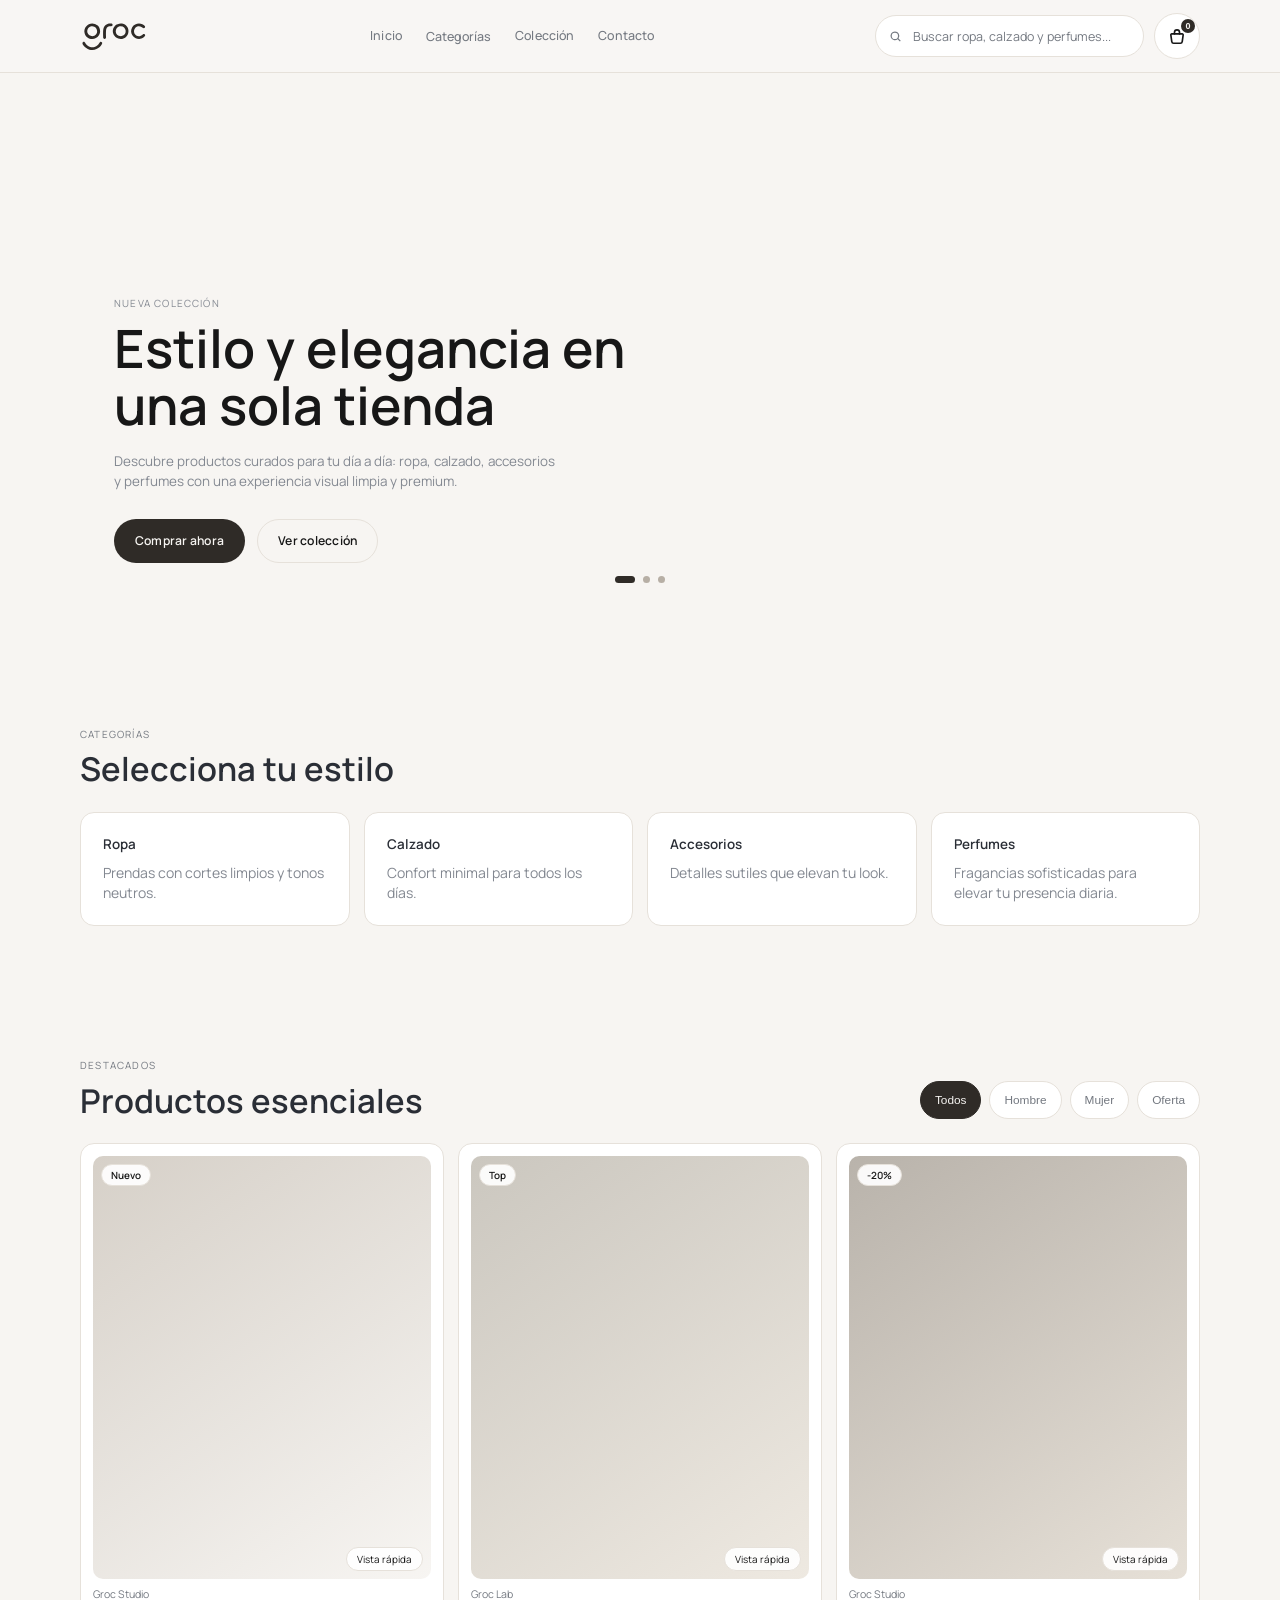
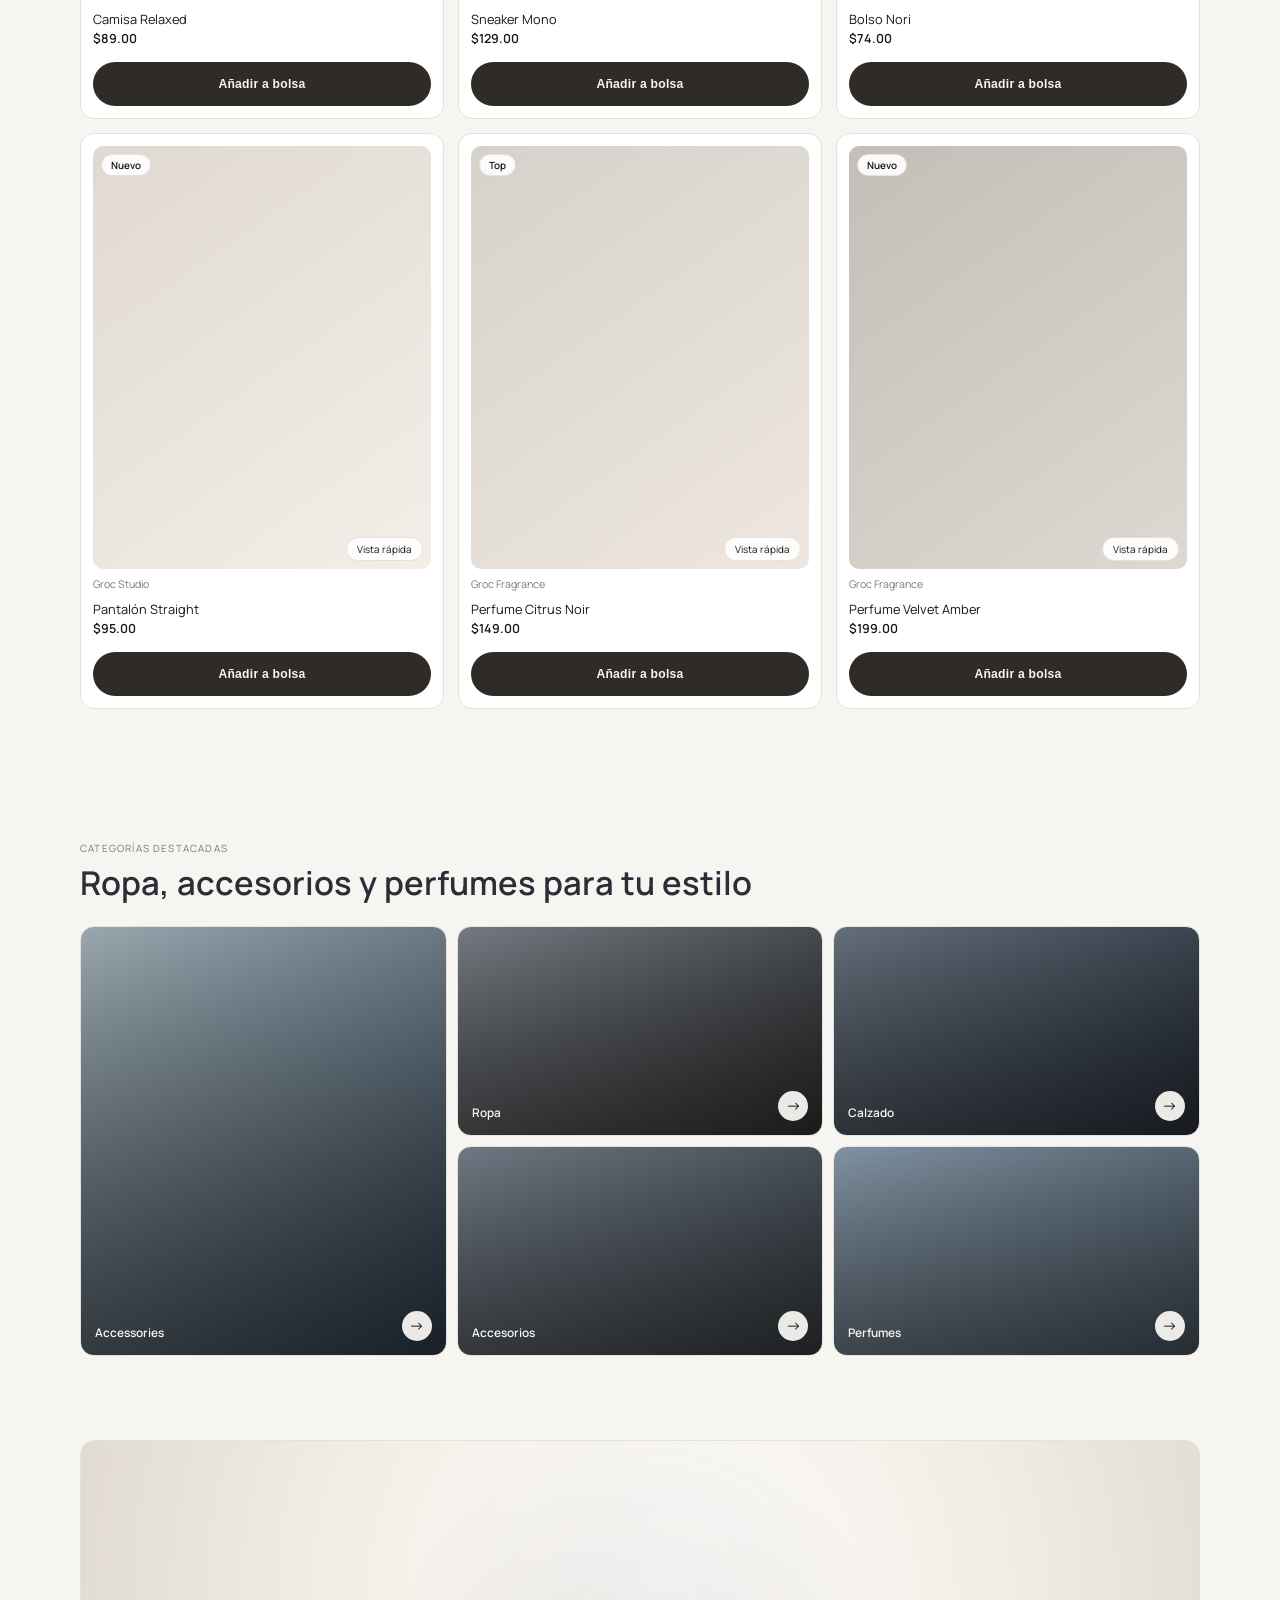
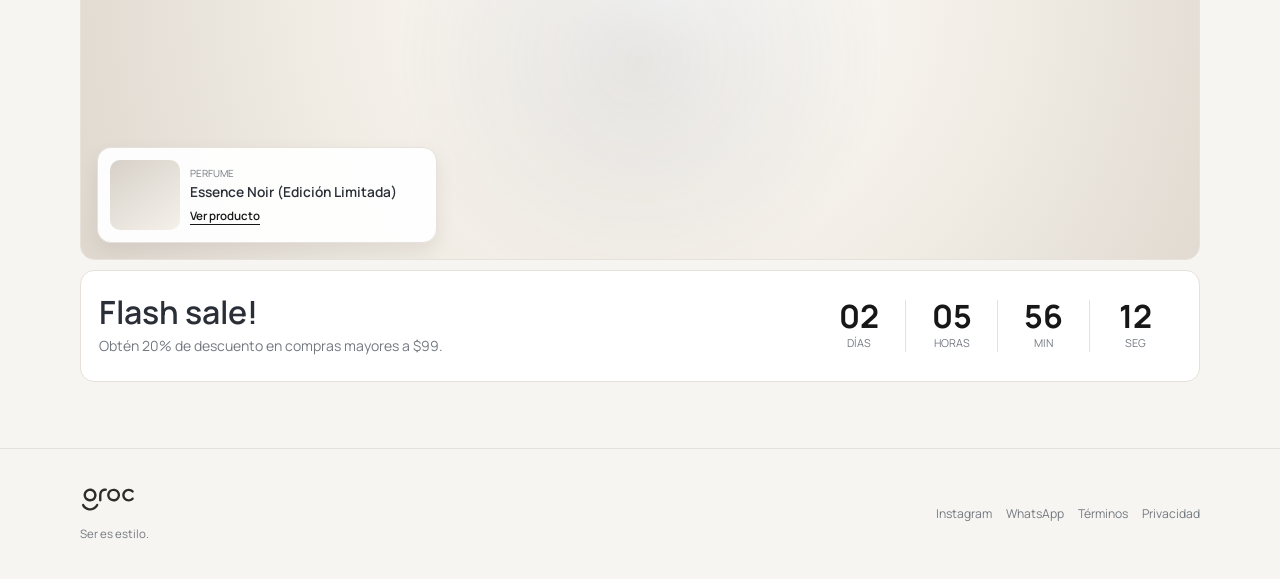
<file: index.html>
<!doctype html>
<html lang="es">
<head>
  <meta charset="UTF-8">
  <meta name="viewport" content="width=device-width, initial-scale=1.0">
  <title>Groc
  </title>
  <link rel="preconnect" href="https://fonts.googleapis.com">
  <link rel="preconnect" href="https://fonts.gstatic.com" crossorigin>
  <link href="https://fonts.googleapis.com/css2?family=Manrope:wght@400;500;600;700&display=swap" rel="stylesheet">
  <link rel="stylesheet" href="styles.css">
</head>
<body>
  <header class="site-header">
    <div class="container nav-wrap">
      <button class="menu-trigger" type="button" aria-label="Abrir menú" aria-expanded="false" aria-controls="mobileMenu">
        <span></span>
        <span></span>
        <span></span>
      </button>
      <a class="brand" href="#" aria-label="Groc">
        <img src="assets/groc.svg" alt="Groc">
      </a>
      <nav class="nav" aria-label="Principal">
        <a href="index.html">Inicio</a>
        <button class="nav-categories-btn" type="button" data-open-categories>Categorías</button>
        <a href="coleccion.html">Colección</a>
        <a href="contacto.html">Contacto</a>
      </nav>
      <div class="header-tools">
        <form class="search-box" role="search" aria-label="Buscar productos">
          <svg class="search-icon" viewBox="0 0 24 24" aria-hidden="true">
            <path d="M11 4a7 7 0 1 0 4.41 12.44l3.58 3.58 1.41-1.41-3.58-3.58A7 7 0 0 0 11 4zm0 2a5 5 0 1 1 0 10 5 5 0 0 1 0-10z"></path>
          </svg>
          <input type="search" placeholder="Buscar ropa, calzado y perfumes..." aria-label="Buscar">
        </form>
        <button class="icon-btn cart-trigger" type="button" aria-label="Abrir bolsa">
          <span class="bag-wrap">
            <i class="hgi hgi-stroke hgi-shopping-bag-01" aria-hidden="true"></i>
            <span class="cart-count" id="cartCount">0</span>
          </span>
        </button>
      </div>
    </div>
    <nav class="mobile-menu" id="mobileMenu" aria-label="Menú móvil">
      <a href="index.html">Inicio</a>
      <button type="button" data-open-categories>Categorías</button>
      <a href="coleccion.html">Colección</a>
      <a href="contacto.html">Contacto</a>
    </nav>
    <div class="categories-list-modal" id="categoriesListModal" aria-hidden="true">
      <div class="categories-list-overlay" data-close-categories></div>
      <div class="categories-list-panel" role="dialog" aria-modal="true" aria-label="Lista de categorías">
        <a href="categoria-ropa.html">Ropa</a>
        <a href="categoria-calzado.html">Calzado</a>
        <a href="categoria-accesorios.html">Accesorios</a>
        <a href="categoria-perfumes.html">Perfumes</a>
      </div>
    </div>
  </header>

  <main>
    <section class="hero hero-carousel">
      <div class="container">
        <div class="carousel" id="mainCarousel" aria-label="Carrusel principal">
          <div class="carousel-track">
            <article class="carousel-slide bg-one is-active">
              <div class="slide-copy">
                <p class="eyebrow">Nueva colección</p>
                <h1>Estilo y elegancia en una sola tienda</h1>
                <p class="lead">
                  Descubre productos curados para tu día a día: ropa, calzado, accesorios y perfumes
                  con una experiencia visual limpia y premium.
                </p>
                <div class="hero-actions">
                  <a href="#productos" class="btn btn-primary">Comprar ahora</a>
                  <a href="#coleccion" class="btn btn-ghost">Ver colección</a>
                </div>
              </div>
            </article>

            <article class="carousel-slide bg-two">
              <div class="slide-copy">
                <p class="eyebrow">Especial temporada</p>
                <h1>Looks esenciales para cada rutina</h1>
                <p class="lead">
                  Selección de prendas, fragancias y accesorios con entrega rápida y diseño minimal.
                </p>
                <div class="hero-actions">
                  <a href="#productos" class="btn btn-primary">Explorar colección</a>
                  <a href="#categorias" class="btn btn-ghost">Ver categorías</a>
                </div>
              </div>
            </article>

            <article class="carousel-slide bg-three">
              <div class="slide-copy">
                <p class="eyebrow">Drop semanal</p>
                <h1>Looks esenciales y accesorios que combinan</h1>
                <p class="lead">
                  Prendas atemporales y perfumes elegantes para construir un estilo funcional.
                </p>
                <div class="hero-actions">
                  <a href="#productos" class="btn btn-primary">Ver destacados</a>
                  <a href="#contacto" class="btn btn-ghost">Atención al cliente</a>
                </div>
              </div>
            </article>
          </div>

          <div class="carousel-controls">
            <div class="carousel-dots" role="tablist" aria-label="Seleccionar slide">
              <button class="dot is-active" type="button" aria-label="Slide 1"></button>
              <button class="dot" type="button" aria-label="Slide 2"></button>
              <button class="dot" type="button" aria-label="Slide 3"></button>
            </div>
          </div>
        </div>
      </div>
    </section>

    <section id="categorias" class="section">
      <div class="container">
        <div class="section-head">
          <p class="eyebrow">Categorías</p>
          <h2>Selecciona tu estilo</h2>
        </div>
        <div class="category-grid">
          <article class="category-item">
            <h3>Ropa</h3>
            <p>Prendas con cortes limpios y tonos neutros.</p>
          </article>
          <article class="category-item">
            <h3>Calzado</h3>
            <p>Confort minimal para todos los días.</p>
          </article>
          <article class="category-item">
            <h3>Accesorios</h3>
            <p>Detalles sutiles que elevan tu look.</p>
          </article>
          <article class="category-item">
            <h3>Perfumes</h3>
            <p>Fragancias sofisticadas para elevar tu presencia diaria.</p>
          </article>
        </div>
      </div>
    </section>

    <section id="productos" class="section products">
      <div class="container">
        <div class="section-head section-head-inline">
          <div>
            <p class="eyebrow">Destacados</p>
            <h2>Productos esenciales</h2>
          </div>
          <div class="filter-group" role="group" aria-label="Filtrar productos">
            <button class="chip is-active" data-filter="all" type="button">Todos</button>
            <button class="chip" data-filter="hombre" type="button">Hombre</button>
            <button class="chip" data-filter="mujer" type="button">Mujer</button>
            <button class="chip" data-filter="oferta" type="button">Oferta</button>
          </div>
        </div>

        <div class="product-grid" id="productGrid">
          <article class="product-card" data-category="hombre" data-name="Camisa Relaxed" data-price="$89.00" data-brand="Groc Studio" data-description="Camisa de corte relajado en tejido suave para uso diario, con acabado minimal y textura ligera." data-specs="Corte relajado|Algodón premium|Disponible en 4 tallas">
            <div class="product-media">
              <span class="product-tag">Nuevo</span>
              <div class="product-image"></div>
              <button class="quick-btn" type="button">Vista rápida</button>
            </div>
            <p class="product-brand">Groc Studio</p>
            <div class="product-info">
              <button class="product-title product-link" type="button">Camisa Relaxed</button>
              <p class="product-price">$89.00</p>
            </div>
            <button class="btn btn-primary add-to-cart" type="button">Añadir a bolsa</button>
          </article>
          <article class="product-card" data-category="mujer" data-name="Sneaker Mono" data-price="$129.00" data-brand="Groc Lab" data-description="Sneaker urbana de líneas limpias con suela ligera y diseño monocromático para looks técnicos." data-specs="Suela ultraligera|Exterior sintético|Plantilla ergonómica">
            <div class="product-media">
              <span class="product-tag">Top</span>
              <div class="product-image alt"></div>
              <button class="quick-btn" type="button">Vista rápida</button>
            </div>
            <p class="product-brand">Groc Lab</p>
            <div class="product-info">
              <button class="product-title product-link" type="button">Sneaker Mono</button>
              <p class="product-price">$129.00</p>
            </div>
            <button class="btn btn-primary add-to-cart" type="button">Añadir a bolsa</button>
          </article>
          <article class="product-card" data-category="oferta" data-name="Bolso Nori" data-price="$74.00" data-brand="Groc Studio" data-description="Bolso compacto de perfil limpio para llevar esenciales diarios sin perder estética premium." data-specs="Correa regulable|Compartimento interno|Material resistente">
            <div class="product-media">
              <span class="product-tag">-20%</span>
              <div class="product-image dark"></div>
              <button class="quick-btn" type="button">Vista rápida</button>
            </div>
            <p class="product-brand">Groc Studio</p>
            <div class="product-info">
              <button class="product-title product-link" type="button">Bolso Nori</button>
              <p class="product-price">$74.00</p>
            </div>
            <button class="btn btn-primary add-to-cart" type="button">Añadir a bolsa</button>
          </article>
          <article class="product-card" data-category="hombre" data-name="Pantalón Straight" data-price="$95.00" data-brand="Groc Studio" data-description="Pantalón recto de inspiración utilitaria, ideal para un fit limpio entre casual y técnico." data-specs="Fit straight|Tejido flexible|Acabado mate">
            <div class="product-media">
              <span class="product-tag">Nuevo</span>
              <div class="product-image soft"></div>
              <button class="quick-btn" type="button">Vista rápida</button>
            </div>
            <p class="product-brand">Groc Studio</p>
            <div class="product-info">
              <button class="product-title product-link" type="button">Pantalón Straight</button>
              <p class="product-price">$95.00</p>
            </div>
            <button class="btn btn-primary add-to-cart" type="button">Añadir a bolsa</button>
          </article>
          <article class="product-card" data-category="mujer" data-name="Perfume Citrus Noir" data-price="$149.00" data-brand="Groc Fragrance" data-description="Fragancia fresca con notas citricas y fondo amaderado, ideal para uso diario con estilo elegante." data-specs="50ml Eau de Parfum|Salida citrica|Fondo ambar suave">
            <div class="product-media">
              <span class="product-tag">Top</span>
              <div class="product-image perfume"></div>
              <button class="quick-btn" type="button">Vista rápida</button>
            </div>
            <p class="product-brand">Groc Fragrance</p>
            <div class="product-info">
              <button class="product-title product-link" type="button">Perfume Citrus Noir</button>
              <p class="product-price">$149.00</p>
            </div>
            <button class="btn btn-primary add-to-cart" type="button">Añadir a bolsa</button>
          </article>
          <article class="product-card" data-category="oferta" data-name="Perfume Velvet Amber" data-price="$199.00" data-brand="Groc Fragrance" data-description="Perfume intenso y sofisticado con notas ambaradas, perfecto para noches y ocasiones especiales." data-specs="100ml Eau de Parfum|Notas orientales|Larga duracion">
            <div class="product-media">
              <span class="product-tag">Nuevo</span>
              <div class="product-image perfume-intense"></div>
              <button class="quick-btn" type="button">Vista rápida</button>
            </div>
            <p class="product-brand">Groc Fragrance</p>
            <div class="product-info">
              <button class="product-title product-link" type="button">Perfume Velvet Amber</button>
              <p class="product-price">$199.00</p>
            </div>
            <button class="btn btn-primary add-to-cart" type="button">Añadir a bolsa</button>
          </article>
        </div>
      </div>
    </section>

    <section id="coleccion" class="section showcase">
      <div class="container">
        <div class="section-head">
          <p class="eyebrow">Categorías destacadas</p>
          <h2>Ropa, accesorios y perfumes para tu estilo</h2>
        </div>
        <div class="showcase-grid">
          <a class="showcase-card card-accessories" href="#productos">
            <span class="showcase-title">Accessories</span>
            <span class="showcase-arrow">→</span>
          </a>
          <a class="showcase-card card-headphones" href="#productos">
            <span class="showcase-title">Ropa</span>
            <span class="showcase-arrow">→</span>
          </a>
          <a class="showcase-card card-turntables" href="#productos">
            <span class="showcase-title">Calzado</span>
            <span class="showcase-arrow">→</span>
          </a>
          <a class="showcase-card card-speakers" href="#productos">
            <span class="showcase-title">Accesorios</span>
            <span class="showcase-arrow">→</span>
          </a>
          <a class="showcase-card card-earphones" href="#productos">
            <span class="showcase-title">Perfumes</span>
            <span class="showcase-arrow">→</span>
          </a>
        </div>
      </div>
    </section>

    <section class="section offer-zone" id="ofertas">
      <div class="container">
        <div class="offer-hero">
          <div class="offer-main-visual" aria-hidden="true"></div>
          <div class="offer-product-card">
            <div class="offer-thumb"></div>
            <div class="offer-copy">
              <p class="offer-label">Perfume</p>
              <h3>Essence Noir (Edición Limitada)</h3>
              <a href="#productos">Ver producto</a>
            </div>
          </div>
        </div>
      </div>
      <div class="offer-flash">
        <div class="container offer-flash-wrap">
          <div class="offer-text">
            <h2>Flash sale!</h2>
            <p>Obtén 20% de descuento en compras mayores a $99.</p>
          </div>
          <div class="offer-timer" id="offerTimer">
            <div class="time-box">
              <strong id="timeDays">02</strong>
              <span>Días</span>
            </div>
            <div class="time-box">
              <strong id="timeHours">05</strong>
              <span>Horas</span>
            </div>
            <div class="time-box">
              <strong id="timeMinutes">56</strong>
              <span>Min</span>
            </div>
            <div class="time-box">
              <strong id="timeSeconds">14</strong>
              <span>Seg</span>
            </div>
          </div>
        </div>
      </div>
    </section>
  </main>

  <footer id="contacto" class="site-footer">
    <div class="container footer-wrap">
      <div>
        <a class="brand" href="#" aria-label="Groc">
          <img src="assets/groc.svg" alt="Groc">
        </a>
        <p>Ser es estilo.</p>
      </div>
      <div class="footer-links">
        <a href="#">Instagram</a>
        <a href="#">WhatsApp</a>
        <a href="#">Términos</a>
        <a href="#">Privacidad</a>
      </div>
    </div>
  </footer>

  <div class="cart-panel" id="cartPanel" aria-hidden="true">
    <div class="cart-overlay" data-close-cart></div>
    <aside class="cart-drawer" role="dialog" aria-modal="true" aria-label="Bolsa de compra">
      <div class="cart-header">
        <h3>Tu bolsa</h3>
        <button class="close-cart" type="button" data-close-cart aria-label="Cerrar bolsa">×</button>
      </div>
      <div class="cart-content">
        <p class="cart-empty" id="cartEmpty">Tu bolsa está vacía.</p>
        <div class="cart-items" id="cartItems"></div>
      </div>
      <div class="cart-footer">
        <div class="cart-summary">
          <span>Subtotal</span>
          <strong id="cartSubtotal">$0.00</strong>
        </div>
        <button class="btn btn-primary full" type="button">Finalizar compra</button>
        <button class="btn btn-ghost full" type="button" data-close-cart>Seguir comprando</button>
      </div>
    </aside>
  </div>

  <div class="product-modal" id="quickPreview" aria-hidden="true">
    <div class="modal-overlay" data-close-modal></div>
    <div class="modal-body preview-body" role="dialog" aria-modal="true" aria-label="Vista previa de producto">
      <button class="modal-close" type="button" data-close-modal aria-label="Cerrar vista previa">×</button>
      <div class="modal-media">
        <div class="modal-image" id="previewImage"></div>
      </div>
      <div class="modal-content">
        <p class="modal-brand" id="previewBrand"></p>
        <h3 class="modal-title" id="previewTitle"></h3>
        <p class="modal-price" id="previewPrice"></p>
        <p class="modal-description" id="previewDescription"></p>
        <div class="modal-actions">
          <button class="btn btn-primary" id="previewAddToBag" type="button">Añadir a bolsa</button>
          <button class="btn btn-ghost" id="openDetailFromPreview" type="button">Abrir producto</button>
        </div>
      </div>
    </div>
  </div>

  <div class="product-modal" id="productDetail" aria-hidden="true">
    <div class="modal-overlay" data-close-detail></div>
    <div class="modal-body detail-body" role="dialog" aria-modal="true" aria-label="Detalle de producto">
      <button class="modal-close" type="button" data-close-detail aria-label="Cerrar detalle">×</button>
      <div class="detail-gallery">
        <div class="detail-main-image" id="detailImage"></div>
        <div class="detail-thumbs">
          <button class="thumb is-active" type="button"></button>
          <button class="thumb" type="button"></button>
          <button class="thumb" type="button"></button>
        </div>
      </div>
      <div class="detail-info">
        <p class="modal-brand" id="detailBrand"></p>
        <h3 class="modal-title" id="detailTitle"></h3>
        <p class="modal-price" id="detailPrice"></p>
        <p class="modal-description" id="detailDescription"></p>
        <ul class="detail-specs" id="detailSpecs"></ul>
        <div class="detail-cta">
          <button class="btn btn-primary full" id="detailAddToBag" type="button">Añadir a bolsa</button>
        </div>
      </div>
    </div>
  </div>

  <script src="script.js"></script>
</body>
</html>
</file>
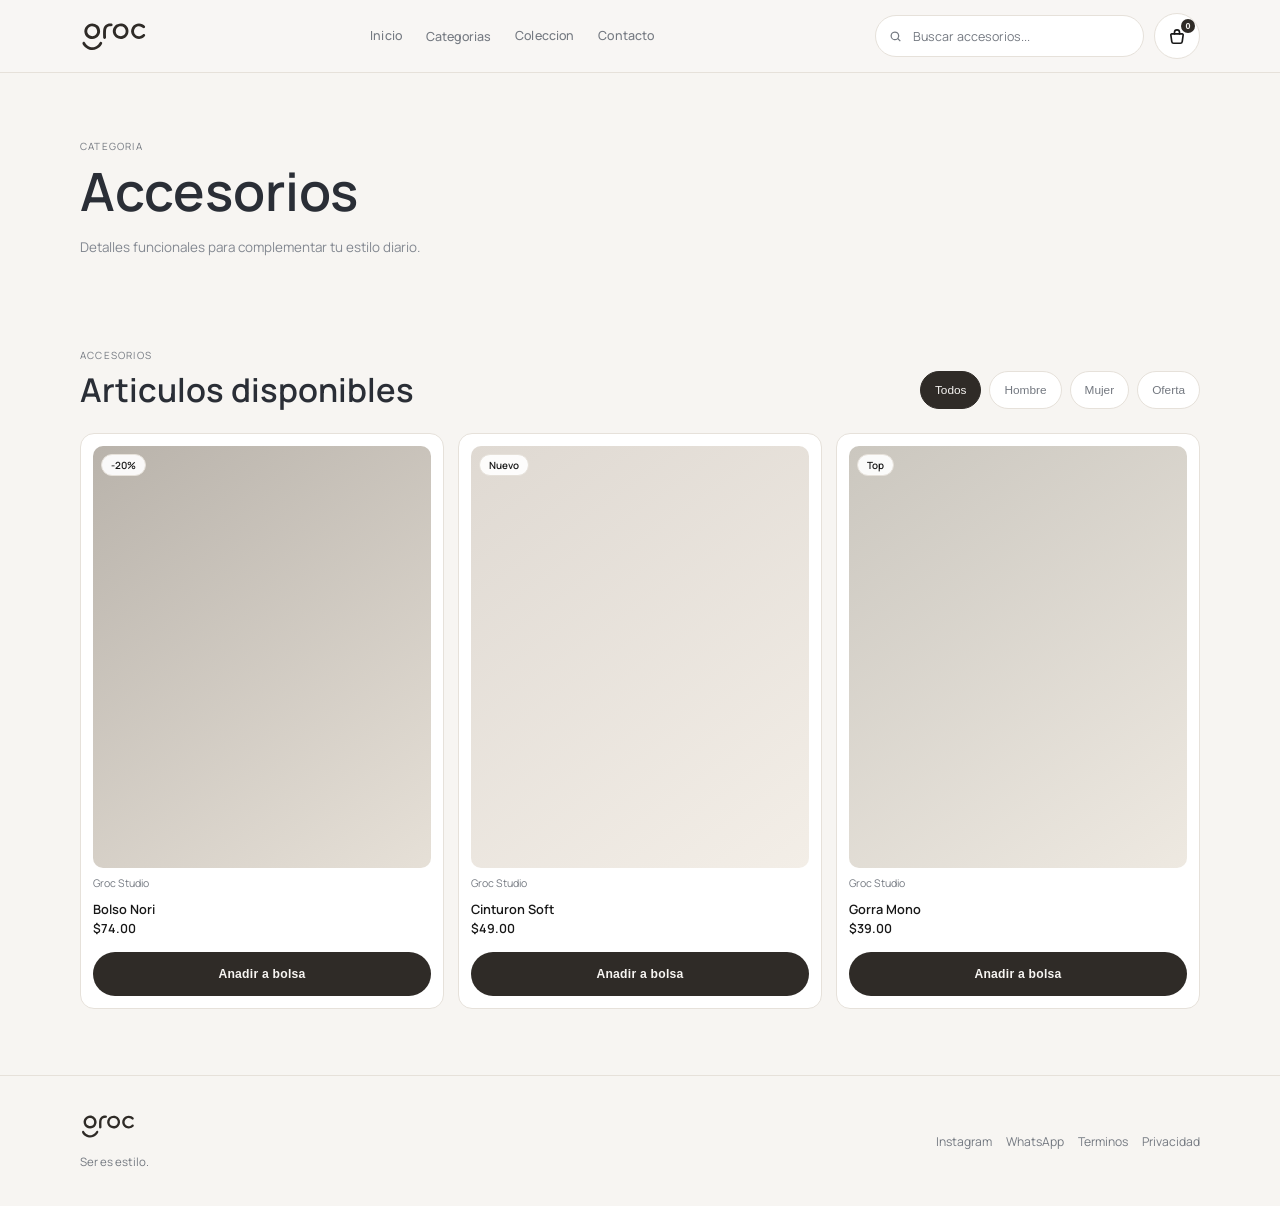
<file: categoria-accesorios.html>
<!doctype html>
<html lang="es">
<head><meta charset="UTF-8"><meta name="viewport" content="width=device-width, initial-scale=1.0"><title>Groc | Accesorios</title><link rel="preconnect" href="https://fonts.googleapis.com"><link rel="preconnect" href="https://fonts.gstatic.com" crossorigin><link href="https://fonts.googleapis.com/css2?family=Manrope:wght@400;500;600;700&display=swap" rel="stylesheet"><link rel="stylesheet" href="styles.css"></head>
<body>
  <header class="site-header"><div class="container nav-wrap"><button class="menu-trigger" type="button" aria-label="Abrir menu" aria-expanded="false" aria-controls="mobileMenu"><span></span><span></span><span></span></button><a class="brand" href="index.html" aria-label="Groc"><img src="assets/groc.svg" alt="Groc"></a><nav class="nav" aria-label="Principal"><a href="index.html">Inicio</a><button class="nav-categories-btn" type="button" data-open-categories>Categorias</button><a href="coleccion.html">Coleccion</a><a href="contacto.html">Contacto</a></nav><div class="header-tools"><form class="search-box" role="search" aria-label="Buscar productos"><svg class="search-icon" viewBox="0 0 24 24" aria-hidden="true"><path d="M11 4a7 7 0 1 0 4.41 12.44l3.58 3.58 1.41-1.41-3.58-3.58A7 7 0 0 0 11 4zm0 2a5 5 0 1 1 0 10 5 5 0 0 1 0-10z"></path></svg><input type="search" placeholder="Buscar accesorios..." aria-label="Buscar"></form><button class="icon-btn cart-trigger" type="button" aria-label="Abrir bolsa"><span class="bag-wrap"><i class="hgi hgi-stroke hgi-shopping-bag-01" aria-hidden="true"></i><span class="cart-count" id="cartCount">0</span></span></button></div></div><nav class="mobile-menu" id="mobileMenu" aria-label="Menu movil"><a href="index.html">Inicio</a><button type="button" data-open-categories>Categorias</button><a href="coleccion.html">Coleccion</a><a href="contacto.html">Contacto</a></nav><div class="categories-list-modal" id="categoriesListModal" aria-hidden="true"><div class="categories-list-overlay" data-close-categories></div><div class="categories-list-panel" role="dialog" aria-modal="true" aria-label="Lista de categorias"><a href="categoria-ropa.html">Ropa</a><a href="categoria-calzado.html">Calzado</a><a href="categoria-accesorios.html">Accesorios</a><a href="categoria-perfumes.html">Perfumes</a></div></div></header>
  <main><section class="section page-hero"><div class="container"><p class="eyebrow">Categoria</p><h1>Accesorios</h1><p class="lead">Detalles funcionales para complementar tu estilo diario.</p></div></section><section class="section products"><div class="container"><div class="section-head section-head-inline"><div><p class="eyebrow">Accesorios</p><h2>Articulos disponibles</h2></div><div class="filter-group" role="group" aria-label="Filtrar accesorios"><button class="chip is-active" data-filter="all" type="button">Todos</button><button class="chip" data-filter="hombre" type="button">Hombre</button><button class="chip" data-filter="mujer" type="button">Mujer</button><button class="chip" data-filter="oferta" type="button">Oferta</button></div></div><div class="product-grid" id="productGrid">
    <article class="product-card" data-category="oferta" data-name="Bolso Nori" data-price="$74.00" data-brand="Groc Studio" data-description="Bolso compacto de perfil limpio." data-specs="Correa regulable|Material resistente"><div class="product-media"><span class="product-tag">-20%</span><div class="product-image dark"></div></div><p class="product-brand">Groc Studio</p><div class="product-info"><h3 class="product-title">Bolso Nori</h3><p class="product-price">$74.00</p></div><button class="btn btn-primary add-to-cart" type="button">Anadir a bolsa</button></article>
    <article class="product-card" data-category="hombre" data-name="Cinturon Soft" data-price="$49.00" data-brand="Groc Studio" data-description="Cinturon minimal para uso diario." data-specs="Hebilla metalica|Acabado mate"><div class="product-media"><span class="product-tag">Nuevo</span><div class="product-image soft"></div></div><p class="product-brand">Groc Studio</p><div class="product-info"><h3 class="product-title">Cinturon Soft</h3><p class="product-price">$49.00</p></div><button class="btn btn-primary add-to-cart" type="button">Anadir a bolsa</button></article>
    <article class="product-card" data-category="mujer" data-name="Gorra Mono" data-price="$39.00" data-brand="Groc Studio" data-description="Gorra sobria con ajuste comodo." data-specs="Talla unica|Tejido transpirable"><div class="product-media"><span class="product-tag">Top</span><div class="product-image alt"></div></div><p class="product-brand">Groc Studio</p><div class="product-info"><h3 class="product-title">Gorra Mono</h3><p class="product-price">$39.00</p></div><button class="btn btn-primary add-to-cart" type="button">Anadir a bolsa</button></article>
  </div></div></section></main>
  <footer class="site-footer"><div class="container footer-wrap"><div><a class="brand" href="index.html" aria-label="Groc"><img src="assets/groc.svg" alt="Groc"></a><p>Ser es estilo.</p></div><div class="footer-links"><a href="#">Instagram</a><a href="#">WhatsApp</a><a href="#">Terminos</a><a href="#">Privacidad</a></div></div></footer>
  <div class="cart-panel" id="cartPanel" aria-hidden="true"><div class="cart-overlay" data-close-cart></div><aside class="cart-drawer" role="dialog" aria-modal="true" aria-label="Bolsa de compra"><div class="cart-header"><h3>Tu bolsa</h3><button class="close-cart" type="button" data-close-cart aria-label="Cerrar bolsa">×</button></div><div class="cart-content"><p class="cart-empty" id="cartEmpty">Tu bolsa esta vacia.</p><div class="cart-items" id="cartItems"></div></div><div class="cart-footer"><div class="cart-summary"><span>Subtotal</span><strong id="cartSubtotal">$0.00</strong></div><button class="btn btn-primary full" type="button">Finalizar compra</button><button class="btn btn-ghost full" type="button" data-close-cart>Seguir comprando</button></div></aside></div>
  <script src="script.js"></script>
</body>
</html>
</file>
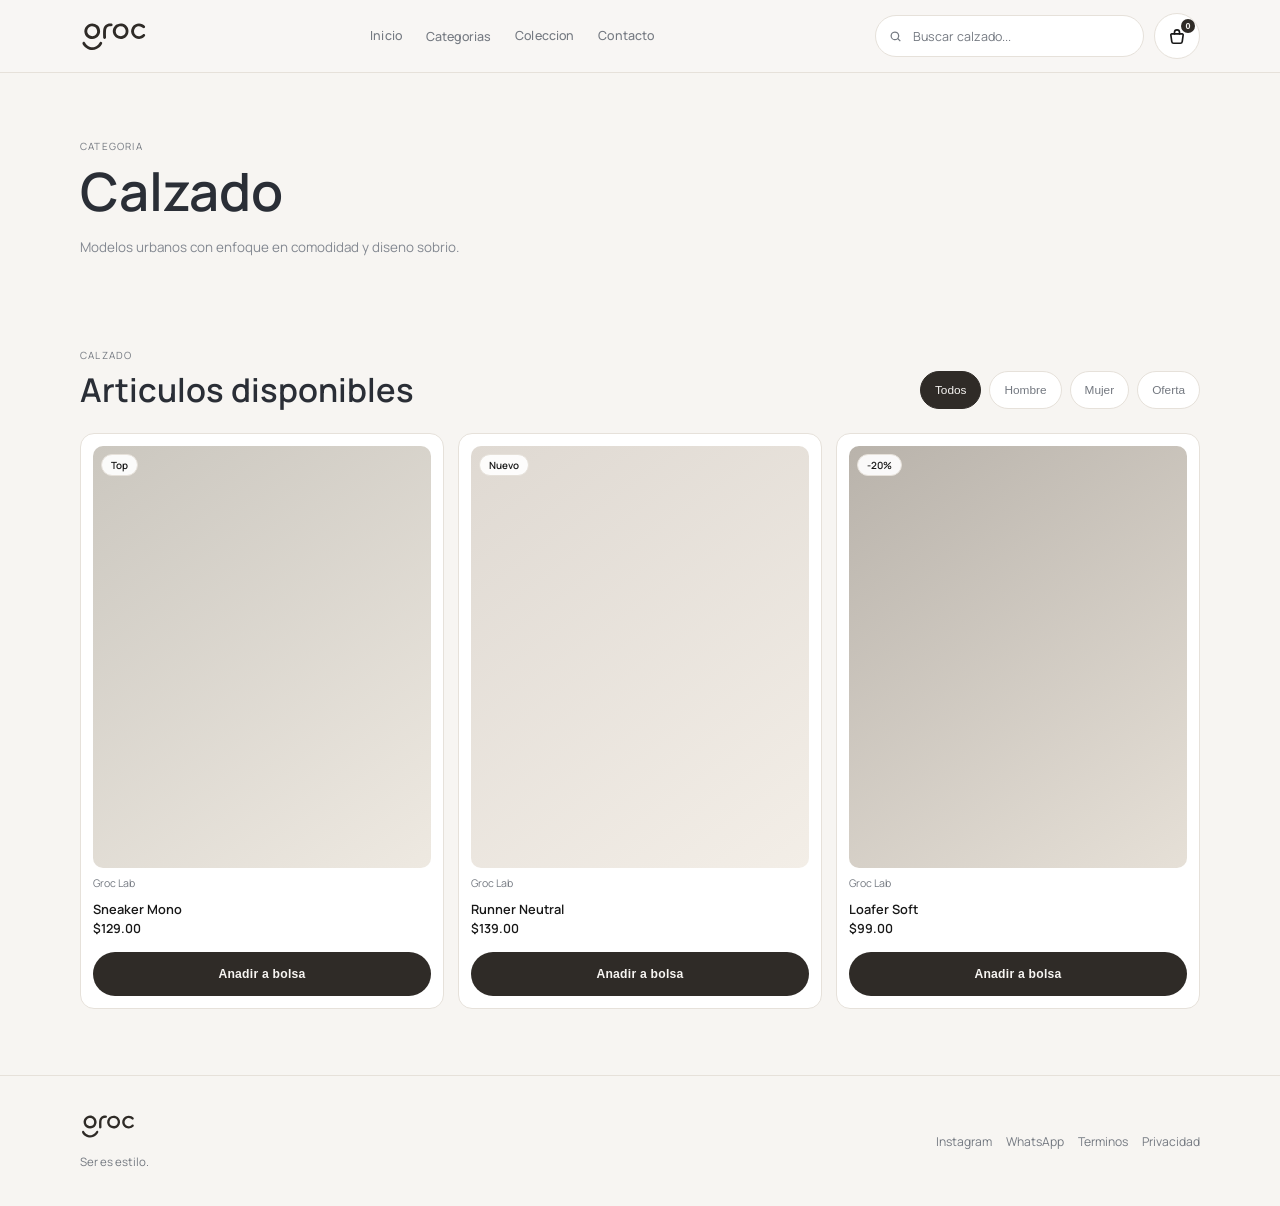
<file: categoria-calzado.html>
<!doctype html>
<html lang="es">
<head>
  <meta charset="UTF-8">
  <meta name="viewport" content="width=device-width, initial-scale=1.0">
  <title>Groc | Calzado</title>
  <link rel="preconnect" href="https://fonts.googleapis.com">
  <link rel="preconnect" href="https://fonts.gstatic.com" crossorigin>
  <link href="https://fonts.googleapis.com/css2?family=Manrope:wght@400;500;600;700&display=swap" rel="stylesheet">
  <link rel="stylesheet" href="styles.css">
</head>
<body>
  <header class="site-header">
    <div class="container nav-wrap">
      <button class="menu-trigger" type="button" aria-label="Abrir menu" aria-expanded="false" aria-controls="mobileMenu"><span></span><span></span><span></span></button>
      <a class="brand" href="index.html" aria-label="Groc"><img src="assets/groc.svg" alt="Groc"></a>
      <nav class="nav" aria-label="Principal"><a href="index.html">Inicio</a><button class="nav-categories-btn" type="button" data-open-categories>Categorias</button><a href="coleccion.html">Coleccion</a><a href="contacto.html">Contacto</a></nav>
      <div class="header-tools"><form class="search-box" role="search" aria-label="Buscar productos"><svg class="search-icon" viewBox="0 0 24 24" aria-hidden="true"><path d="M11 4a7 7 0 1 0 4.41 12.44l3.58 3.58 1.41-1.41-3.58-3.58A7 7 0 0 0 11 4zm0 2a5 5 0 1 1 0 10 5 5 0 0 1 0-10z"></path></svg><input type="search" placeholder="Buscar calzado..." aria-label="Buscar"></form><button class="icon-btn cart-trigger" type="button" aria-label="Abrir bolsa"><span class="bag-wrap"><i class="hgi hgi-stroke hgi-shopping-bag-01" aria-hidden="true"></i><span class="cart-count" id="cartCount">0</span></span></button></div>
    </div>
    <nav class="mobile-menu" id="mobileMenu" aria-label="Menu movil"><a href="index.html">Inicio</a><button type="button" data-open-categories>Categorias</button><a href="coleccion.html">Coleccion</a><a href="contacto.html">Contacto</a></nav>
    <div class="categories-list-modal" id="categoriesListModal" aria-hidden="true"><div class="categories-list-overlay" data-close-categories></div><div class="categories-list-panel" role="dialog" aria-modal="true" aria-label="Lista de categorias"><a href="categoria-ropa.html">Ropa</a><a href="categoria-calzado.html">Calzado</a><a href="categoria-accesorios.html">Accesorios</a><a href="categoria-perfumes.html">Perfumes</a></div></div>
  </header>
  <main>
    <section class="section page-hero"><div class="container"><p class="eyebrow">Categoria</p><h1>Calzado</h1><p class="lead">Modelos urbanos con enfoque en comodidad y diseno sobrio.</p></div></section>
    <section class="section products"><div class="container"><div class="section-head section-head-inline"><div><p class="eyebrow">Calzado</p><h2>Articulos disponibles</h2></div><div class="filter-group" role="group" aria-label="Filtrar calzado"><button class="chip is-active" data-filter="all" type="button">Todos</button><button class="chip" data-filter="hombre" type="button">Hombre</button><button class="chip" data-filter="mujer" type="button">Mujer</button><button class="chip" data-filter="oferta" type="button">Oferta</button></div></div><div class="product-grid" id="productGrid">
      <article class="product-card" data-category="mujer" data-name="Sneaker Mono" data-price="$129.00" data-brand="Groc Lab" data-description="Sneaker urbana de lineas limpias." data-specs="Suela ligera|Plantilla ergonomica"><div class="product-media"><span class="product-tag">Top</span><div class="product-image alt"></div></div><p class="product-brand">Groc Lab</p><div class="product-info"><h3 class="product-title">Sneaker Mono</h3><p class="product-price">$129.00</p></div><button class="btn btn-primary add-to-cart" type="button">Anadir a bolsa</button></article>
      <article class="product-card" data-category="hombre" data-name="Runner Neutral" data-price="$139.00" data-brand="Groc Lab" data-description="Runner liviano para uso diario." data-specs="Suela foam|Perfil ergonomico"><div class="product-media"><span class="product-tag">Nuevo</span><div class="product-image soft"></div></div><p class="product-brand">Groc Lab</p><div class="product-info"><h3 class="product-title">Runner Neutral</h3><p class="product-price">$139.00</p></div><button class="btn btn-primary add-to-cart" type="button">Anadir a bolsa</button></article>
      <article class="product-card" data-category="oferta" data-name="Loafer Soft" data-price="$99.00" data-brand="Groc Lab" data-description="Loafer comodo con acabado mate." data-specs="Acabado suave|Suela flexible"><div class="product-media"><span class="product-tag">-20%</span><div class="product-image dark"></div></div><p class="product-brand">Groc Lab</p><div class="product-info"><h3 class="product-title">Loafer Soft</h3><p class="product-price">$99.00</p></div><button class="btn btn-primary add-to-cart" type="button">Anadir a bolsa</button></article>
    </div></div></section>
  </main>
  <footer class="site-footer"><div class="container footer-wrap"><div><a class="brand" href="index.html" aria-label="Groc"><img src="assets/groc.svg" alt="Groc"></a><p>Ser es estilo.</p></div><div class="footer-links"><a href="#">Instagram</a><a href="#">WhatsApp</a><a href="#">Terminos</a><a href="#">Privacidad</a></div></div></footer>
  <div class="cart-panel" id="cartPanel" aria-hidden="true"><div class="cart-overlay" data-close-cart></div><aside class="cart-drawer" role="dialog" aria-modal="true" aria-label="Bolsa de compra"><div class="cart-header"><h3>Tu bolsa</h3><button class="close-cart" type="button" data-close-cart aria-label="Cerrar bolsa">×</button></div><div class="cart-content"><p class="cart-empty" id="cartEmpty">Tu bolsa esta vacia.</p><div class="cart-items" id="cartItems"></div></div><div class="cart-footer"><div class="cart-summary"><span>Subtotal</span><strong id="cartSubtotal">$0.00</strong></div><button class="btn btn-primary full" type="button">Finalizar compra</button><button class="btn btn-ghost full" type="button" data-close-cart>Seguir comprando</button></div></aside></div>
  <script src="script.js"></script>
</body>
</html>
</file>
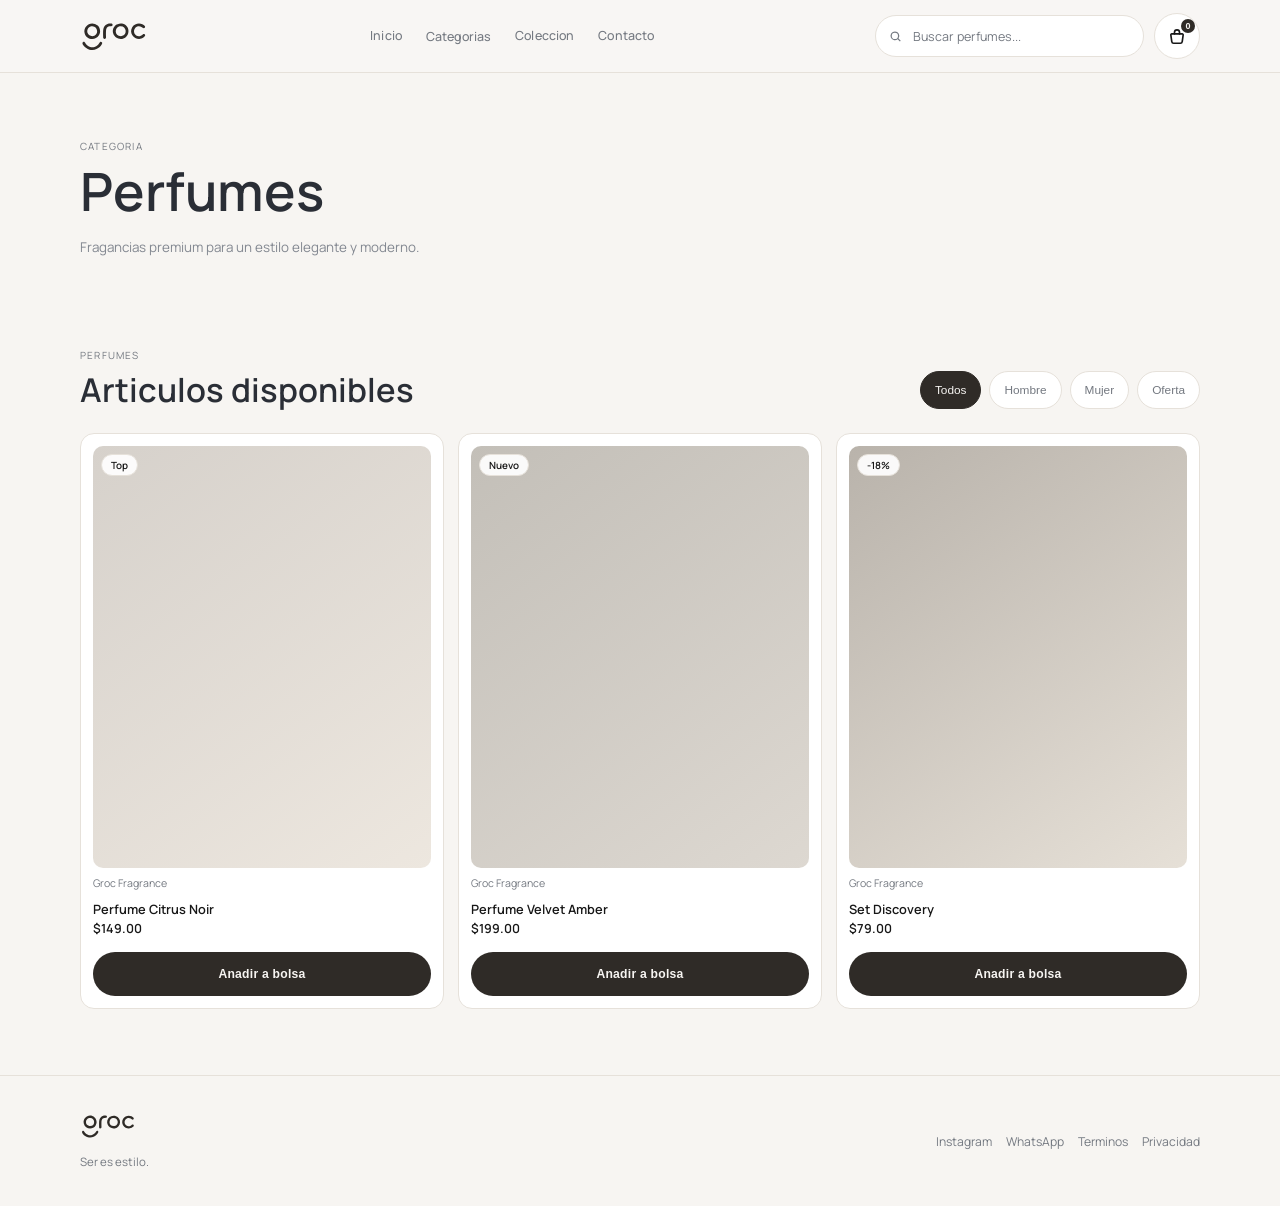
<file: categoria-perfumes.html>
<!doctype html>
<html lang="es">
<head><meta charset="UTF-8"><meta name="viewport" content="width=device-width, initial-scale=1.0"><title>Groc | Perfumes</title><link rel="preconnect" href="https://fonts.googleapis.com"><link rel="preconnect" href="https://fonts.gstatic.com" crossorigin><link href="https://fonts.googleapis.com/css2?family=Manrope:wght@400;500;600;700&display=swap" rel="stylesheet"><link rel="stylesheet" href="styles.css"></head>
<body>
  <header class="site-header"><div class="container nav-wrap"><button class="menu-trigger" type="button" aria-label="Abrir menu" aria-expanded="false" aria-controls="mobileMenu"><span></span><span></span><span></span></button><a class="brand" href="index.html" aria-label="Groc"><img src="assets/groc.svg" alt="Groc"></a><nav class="nav" aria-label="Principal"><a href="index.html">Inicio</a><button class="nav-categories-btn" type="button" data-open-categories>Categorias</button><a href="coleccion.html">Coleccion</a><a href="contacto.html">Contacto</a></nav><div class="header-tools"><form class="search-box" role="search" aria-label="Buscar productos"><svg class="search-icon" viewBox="0 0 24 24" aria-hidden="true"><path d="M11 4a7 7 0 1 0 4.41 12.44l3.58 3.58 1.41-1.41-3.58-3.58A7 7 0 0 0 11 4zm0 2a5 5 0 1 1 0 10 5 5 0 0 1 0-10z"></path></svg><input type="search" placeholder="Buscar perfumes..." aria-label="Buscar"></form><button class="icon-btn cart-trigger" type="button" aria-label="Abrir bolsa"><span class="bag-wrap"><i class="hgi hgi-stroke hgi-shopping-bag-01" aria-hidden="true"></i><span class="cart-count" id="cartCount">0</span></span></button></div></div><nav class="mobile-menu" id="mobileMenu" aria-label="Menu movil"><a href="index.html">Inicio</a><button type="button" data-open-categories>Categorias</button><a href="coleccion.html">Coleccion</a><a href="contacto.html">Contacto</a></nav><div class="categories-list-modal" id="categoriesListModal" aria-hidden="true"><div class="categories-list-overlay" data-close-categories></div><div class="categories-list-panel" role="dialog" aria-modal="true" aria-label="Lista de categorias"><a href="categoria-ropa.html">Ropa</a><a href="categoria-calzado.html">Calzado</a><a href="categoria-accesorios.html">Accesorios</a><a href="categoria-perfumes.html">Perfumes</a></div></div></header>
  <main><section class="section page-hero"><div class="container"><p class="eyebrow">Categoria</p><h1>Perfumes</h1><p class="lead">Fragancias premium para un estilo elegante y moderno.</p></div></section><section class="section products"><div class="container"><div class="section-head section-head-inline"><div><p class="eyebrow">Perfumes</p><h2>Articulos disponibles</h2></div><div class="filter-group" role="group" aria-label="Filtrar perfumes"><button class="chip is-active" data-filter="all" type="button">Todos</button><button class="chip" data-filter="hombre" type="button">Hombre</button><button class="chip" data-filter="mujer" type="button">Mujer</button><button class="chip" data-filter="oferta" type="button">Oferta</button></div></div><div class="product-grid" id="productGrid">
    <article class="product-card" data-category="mujer" data-name="Perfume Citrus Noir" data-price="$149.00" data-brand="Groc Fragrance" data-description="Fragancia fresca con notas citricas." data-specs="50ml|Salida citrica"><div class="product-media"><span class="product-tag">Top</span><div class="product-image perfume"></div></div><p class="product-brand">Groc Fragrance</p><div class="product-info"><h3 class="product-title">Perfume Citrus Noir</h3><p class="product-price">$149.00</p></div><button class="btn btn-primary add-to-cart" type="button">Anadir a bolsa</button></article>
    <article class="product-card" data-category="hombre" data-name="Perfume Velvet Amber" data-price="$199.00" data-brand="Groc Fragrance" data-description="Perfil intenso con notas orientales." data-specs="100ml|Larga duracion"><div class="product-media"><span class="product-tag">Nuevo</span><div class="product-image perfume-intense"></div></div><p class="product-brand">Groc Fragrance</p><div class="product-info"><h3 class="product-title">Perfume Velvet Amber</h3><p class="product-price">$199.00</p></div><button class="btn btn-primary add-to-cart" type="button">Anadir a bolsa</button></article>
    <article class="product-card" data-category="oferta" data-name="Set Discovery" data-price="$79.00" data-brand="Groc Fragrance" data-description="Set de miniaturas para descubrir tu aroma." data-specs="Set x3|Viaje"><div class="product-media"><span class="product-tag">-18%</span><div class="product-image dark"></div></div><p class="product-brand">Groc Fragrance</p><div class="product-info"><h3 class="product-title">Set Discovery</h3><p class="product-price">$79.00</p></div><button class="btn btn-primary add-to-cart" type="button">Anadir a bolsa</button></article>
  </div></div></section></main>
  <footer class="site-footer"><div class="container footer-wrap"><div><a class="brand" href="index.html" aria-label="Groc"><img src="assets/groc.svg" alt="Groc"></a><p>Ser es estilo.</p></div><div class="footer-links"><a href="#">Instagram</a><a href="#">WhatsApp</a><a href="#">Terminos</a><a href="#">Privacidad</a></div></div></footer>
  <div class="cart-panel" id="cartPanel" aria-hidden="true"><div class="cart-overlay" data-close-cart></div><aside class="cart-drawer" role="dialog" aria-modal="true" aria-label="Bolsa de compra"><div class="cart-header"><h3>Tu bolsa</h3><button class="close-cart" type="button" data-close-cart aria-label="Cerrar bolsa">×</button></div><div class="cart-content"><p class="cart-empty" id="cartEmpty">Tu bolsa esta vacia.</p><div class="cart-items" id="cartItems"></div></div><div class="cart-footer"><div class="cart-summary"><span>Subtotal</span><strong id="cartSubtotal">$0.00</strong></div><button class="btn btn-primary full" type="button">Finalizar compra</button><button class="btn btn-ghost full" type="button" data-close-cart>Seguir comprando</button></div></aside></div>
  <script src="script.js"></script>
</body>
</html>
</file>
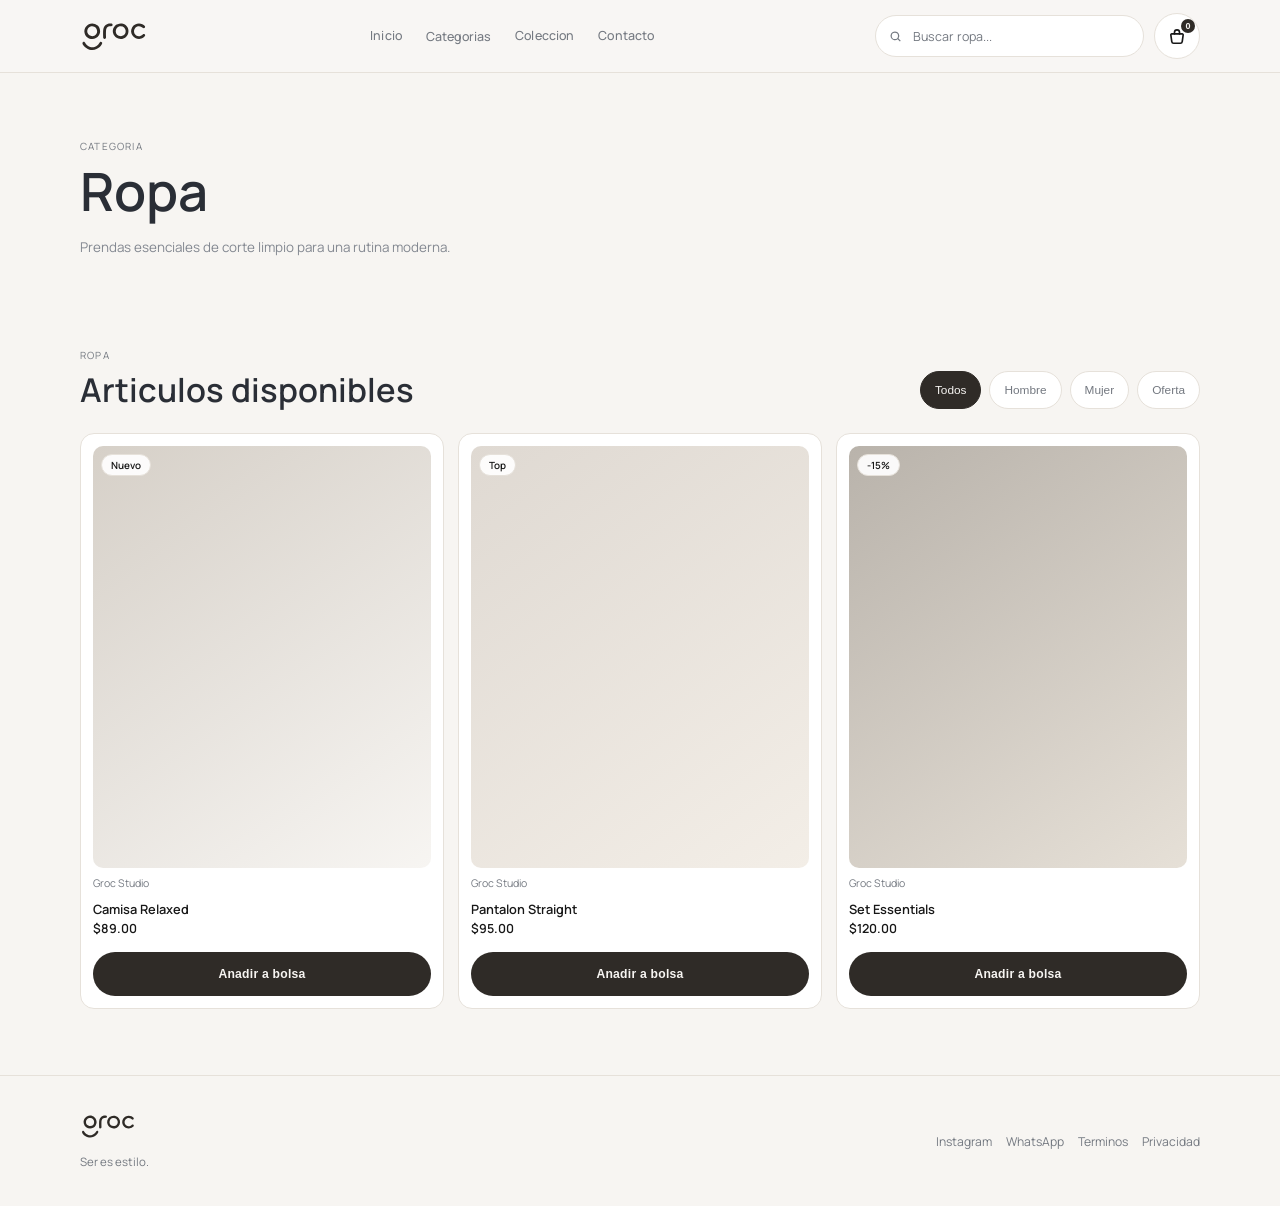
<file: categoria-ropa.html>
<!doctype html>
<html lang="es">
<head>
  <meta charset="UTF-8">
  <meta name="viewport" content="width=device-width, initial-scale=1.0">
  <title>Groc | Ropa</title>
  <link rel="preconnect" href="https://fonts.googleapis.com">
  <link rel="preconnect" href="https://fonts.gstatic.com" crossorigin>
  <link href="https://fonts.googleapis.com/css2?family=Manrope:wght@400;500;600;700&display=swap" rel="stylesheet">
  <link rel="stylesheet" href="styles.css">
</head>
<body>
  <header class="site-header">
    <div class="container nav-wrap">
      <button class="menu-trigger" type="button" aria-label="Abrir menu" aria-expanded="false" aria-controls="mobileMenu">
        <span></span><span></span><span></span>
      </button>
      <a class="brand" href="index.html" aria-label="Groc">
        <img src="assets/groc.svg" alt="Groc">
      </a>
      <nav class="nav" aria-label="Principal">
        <a href="index.html">Inicio</a>
        <button class="nav-categories-btn" type="button" data-open-categories>Categorias</button>
        <a href="coleccion.html">Coleccion</a>
        <a href="contacto.html">Contacto</a>
      </nav>
      <div class="header-tools">
        <form class="search-box" role="search" aria-label="Buscar productos">
          <svg class="search-icon" viewBox="0 0 24 24" aria-hidden="true"><path d="M11 4a7 7 0 1 0 4.41 12.44l3.58 3.58 1.41-1.41-3.58-3.58A7 7 0 0 0 11 4zm0 2a5 5 0 1 1 0 10 5 5 0 0 1 0-10z"></path></svg>
          <input type="search" placeholder="Buscar ropa..." aria-label="Buscar">
        </form>
        <button class="icon-btn cart-trigger" type="button" aria-label="Abrir bolsa">
          <span class="bag-wrap"><i class="hgi hgi-stroke hgi-shopping-bag-01" aria-hidden="true"></i><span class="cart-count" id="cartCount">0</span></span>
        </button>
      </div>
    </div>
    <nav class="mobile-menu" id="mobileMenu" aria-label="Menu movil">
      <a href="index.html">Inicio</a>
      <button type="button" data-open-categories>Categorias</button>
      <a href="coleccion.html">Coleccion</a>
      <a href="contacto.html">Contacto</a>
    </nav>
    <div class="categories-list-modal" id="categoriesListModal" aria-hidden="true">
      <div class="categories-list-overlay" data-close-categories></div>
      <div class="categories-list-panel" role="dialog" aria-modal="true" aria-label="Lista de categorias">
        <a href="categoria-ropa.html">Ropa</a>
        <a href="categoria-calzado.html">Calzado</a>
        <a href="categoria-accesorios.html">Accesorios</a>
        <a href="categoria-perfumes.html">Perfumes</a>
      </div>
    </div>
  </header>

  <main>
    <section class="section page-hero">
      <div class="container">
        <p class="eyebrow">Categoria</p>
        <h1>Ropa</h1>
        <p class="lead">Prendas esenciales de corte limpio para una rutina moderna.</p>
      </div>
    </section>

    <section class="section products">
      <div class="container">
        <div class="section-head section-head-inline">
          <div>
            <p class="eyebrow">Ropa</p>
            <h2>Articulos disponibles</h2>
          </div>
          <div class="filter-group" role="group" aria-label="Filtrar ropa">
            <button class="chip is-active" data-filter="all" type="button">Todos</button>
            <button class="chip" data-filter="hombre" type="button">Hombre</button>
            <button class="chip" data-filter="mujer" type="button">Mujer</button>
            <button class="chip" data-filter="oferta" type="button">Oferta</button>
          </div>
        </div>
        <div class="product-grid" id="productGrid">
          <article class="product-card" data-category="hombre" data-name="Camisa Relaxed" data-price="$89.00" data-brand="Groc Studio" data-description="Camisa de corte relajado en tejido suave." data-specs="Corte relajado|Algodon premium">
            <div class="product-media"><span class="product-tag">Nuevo</span><div class="product-image"></div></div>
            <p class="product-brand">Groc Studio</p>
            <div class="product-info"><h3 class="product-title">Camisa Relaxed</h3><p class="product-price">$89.00</p></div>
            <button class="btn btn-primary add-to-cart" type="button">Anadir a bolsa</button>
          </article>
          <article class="product-card" data-category="mujer" data-name="Pantalon Straight" data-price="$95.00" data-brand="Groc Studio" data-description="Pantalon recto de inspiracion utilitaria." data-specs="Fit straight|Tejido flexible">
            <div class="product-media"><span class="product-tag">Top</span><div class="product-image soft"></div></div>
            <p class="product-brand">Groc Studio</p>
            <div class="product-info"><h3 class="product-title">Pantalon Straight</h3><p class="product-price">$95.00</p></div>
            <button class="btn btn-primary add-to-cart" type="button">Anadir a bolsa</button>
          </article>
          <article class="product-card" data-category="oferta" data-name="Set Essentials" data-price="$120.00" data-brand="Groc Studio" data-description="Set de prendas basicas para toda la semana." data-specs="Set x2|Edicion limitada">
            <div class="product-media"><span class="product-tag">-15%</span><div class="product-image dark"></div></div>
            <p class="product-brand">Groc Studio</p>
            <div class="product-info"><h3 class="product-title">Set Essentials</h3><p class="product-price">$120.00</p></div>
            <button class="btn btn-primary add-to-cart" type="button">Anadir a bolsa</button>
          </article>
        </div>
      </div>
    </section>
  </main>

  <footer class="site-footer">
    <div class="container footer-wrap">
      <div><a class="brand" href="index.html" aria-label="Groc"><img src="assets/groc.svg" alt="Groc"></a><p>Ser es estilo.</p></div>
      <div class="footer-links"><a href="#">Instagram</a><a href="#">WhatsApp</a><a href="#">Terminos</a><a href="#">Privacidad</a></div>
    </div>
  </footer>

  <div class="cart-panel" id="cartPanel" aria-hidden="true">
    <div class="cart-overlay" data-close-cart></div>
    <aside class="cart-drawer" role="dialog" aria-modal="true" aria-label="Bolsa de compra">
      <div class="cart-header"><h3>Tu bolsa</h3><button class="close-cart" type="button" data-close-cart aria-label="Cerrar bolsa">×</button></div>
      <div class="cart-content"><p class="cart-empty" id="cartEmpty">Tu bolsa esta vacia.</p><div class="cart-items" id="cartItems"></div></div>
      <div class="cart-footer"><div class="cart-summary"><span>Subtotal</span><strong id="cartSubtotal">$0.00</strong></div><button class="btn btn-primary full" type="button">Finalizar compra</button><button class="btn btn-ghost full" type="button" data-close-cart>Seguir comprando</button></div>
    </aside>
  </div>

  <script src="script.js"></script>
</body>
</html>
</file>
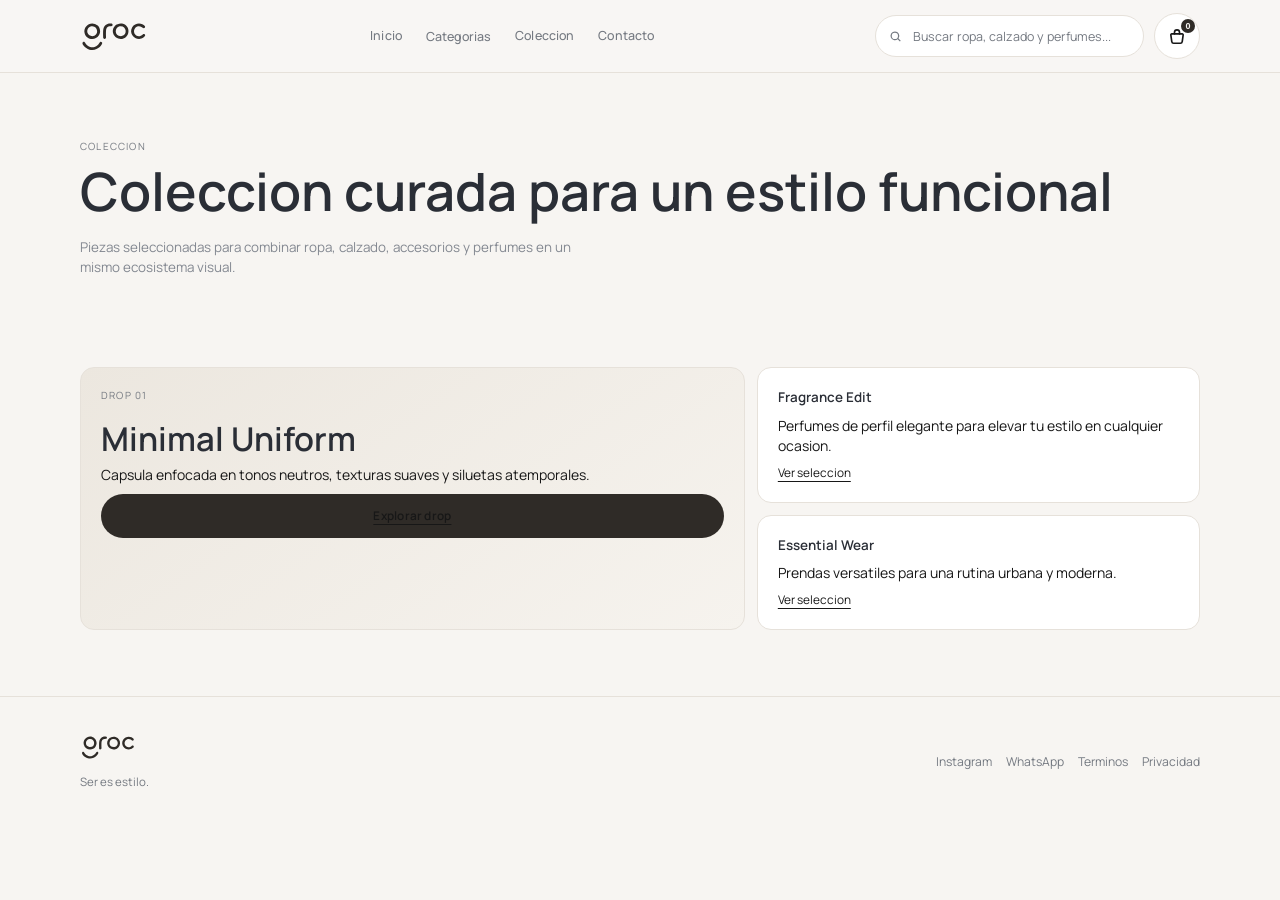
<file: coleccion.html>
<!doctype html>
<html lang="es">
<head>
  <meta charset="UTF-8">
  <meta name="viewport" content="width=device-width, initial-scale=1.0">
  <title>Groc | Coleccion</title>
  <link rel="preconnect" href="https://fonts.googleapis.com">
  <link rel="preconnect" href="https://fonts.gstatic.com" crossorigin>
  <link href="https://fonts.googleapis.com/css2?family=Manrope:wght@400;500;600;700&display=swap" rel="stylesheet">
  <link rel="stylesheet" href="styles.css">
</head>
<body>
  <header class="site-header">
    <div class="container nav-wrap">
      <button class="menu-trigger" type="button" aria-label="Abrir menu" aria-expanded="false" aria-controls="mobileMenu">
        <span></span>
        <span></span>
        <span></span>
      </button>
      <a class="brand" href="index.html" aria-label="Groc">
        <img src="assets/groc.svg" alt="Groc">
      </a>
      <nav class="nav" aria-label="Principal">
        <a href="index.html">Inicio</a>
        <button class="nav-categories-btn" type="button" data-open-categories>Categorias</button>
        <a href="coleccion.html">Coleccion</a>
        <a href="contacto.html">Contacto</a>
      </nav>
      <div class="header-tools">
        <form class="search-box" role="search" aria-label="Buscar productos">
          <svg class="search-icon" viewBox="0 0 24 24" aria-hidden="true">
            <path d="M11 4a7 7 0 1 0 4.41 12.44l3.58 3.58 1.41-1.41-3.58-3.58A7 7 0 0 0 11 4zm0 2a5 5 0 1 1 0 10 5 5 0 0 1 0-10z"></path>
          </svg>
          <input type="search" placeholder="Buscar ropa, calzado y perfumes..." aria-label="Buscar">
        </form>
        <button class="icon-btn cart-trigger" type="button" aria-label="Abrir bolsa">
          <span class="bag-wrap">
            <i class="hgi hgi-stroke hgi-shopping-bag-01" aria-hidden="true"></i>
            <span class="cart-count" id="cartCount">0</span>
          </span>
        </button>
      </div>
    </div>
    <nav class="mobile-menu" id="mobileMenu" aria-label="Menu movil">
      <a href="index.html">Inicio</a>
      <button type="button" data-open-categories>Categorias</button>
      <a href="coleccion.html">Coleccion</a>
      <a href="contacto.html">Contacto</a>
    </nav>
    <div class="categories-list-modal" id="categoriesListModal" aria-hidden="true">
      <div class="categories-list-overlay" data-close-categories></div>
      <div class="categories-list-panel" role="dialog" aria-modal="true" aria-label="Lista de categorias">
        <a href="categoria-ropa.html">Ropa</a>
        <a href="categoria-calzado.html">Calzado</a>
        <a href="categoria-accesorios.html">Accesorios</a>
        <a href="categoria-perfumes.html">Perfumes</a>
      </div>
    </div>
  </header>

  <main>
    <section class="section page-hero">
      <div class="container">
        <p class="eyebrow">Coleccion</p>
        <h1>Coleccion curada para un estilo funcional</h1>
        <p class="lead">Piezas seleccionadas para combinar ropa, calzado, accesorios y perfumes en un mismo ecosistema visual.</p>
      </div>
    </section>

    <section class="section collection-page">
      <div class="container collection-page-grid">
        <article class="collection-page-card wide">
          <p class="eyebrow">Drop 01</p>
          <h2>Minimal Uniform</h2>
          <p>Capsula enfocada en tonos neutros, texturas suaves y siluetas atemporales.</p>
          <a href="index.html#productos" class="btn btn-primary">Explorar drop</a>
        </article>
        <article class="collection-page-card">
          <h3>Fragrance Edit</h3>
          <p>Perfumes de perfil elegante para elevar tu estilo en cualquier ocasion.</p>
          <a href="index.html#productos">Ver seleccion</a>
        </article>
        <article class="collection-page-card">
          <h3>Essential Wear</h3>
          <p>Prendas versatiles para una rutina urbana y moderna.</p>
          <a href="index.html#productos">Ver seleccion</a>
        </article>
      </div>
    </section>
  </main>

  <footer class="site-footer">
    <div class="container footer-wrap">
      <div>
        <a class="brand" href="index.html" aria-label="Groc">
          <img src="assets/groc.svg" alt="Groc">
        </a>
        <p>Ser es estilo.</p>
      </div>
      <div class="footer-links">
        <a href="#">Instagram</a>
        <a href="#">WhatsApp</a>
        <a href="#">Terminos</a>
        <a href="#">Privacidad</a>
      </div>
    </div>
  </footer>

  <div class="cart-panel" id="cartPanel" aria-hidden="true">
    <div class="cart-overlay" data-close-cart></div>
    <aside class="cart-drawer" role="dialog" aria-modal="true" aria-label="Bolsa de compra">
      <div class="cart-header">
        <h3>Tu bolsa</h3>
        <button class="close-cart" type="button" data-close-cart aria-label="Cerrar bolsa">×</button>
      </div>
      <div class="cart-content">
        <p class="cart-empty" id="cartEmpty">Tu bolsa esta vacia.</p>
        <div class="cart-items" id="cartItems"></div>
      </div>
      <div class="cart-footer">
        <div class="cart-summary">
          <span>Subtotal</span>
          <strong id="cartSubtotal">$0.00</strong>
        </div>
        <button class="btn btn-primary full" type="button">Finalizar compra</button>
        <button class="btn btn-ghost full" type="button" data-close-cart>Seguir comprando</button>
      </div>
    </aside>
  </div>

  <script src="script.js"></script>
</body>
</html>
</file>
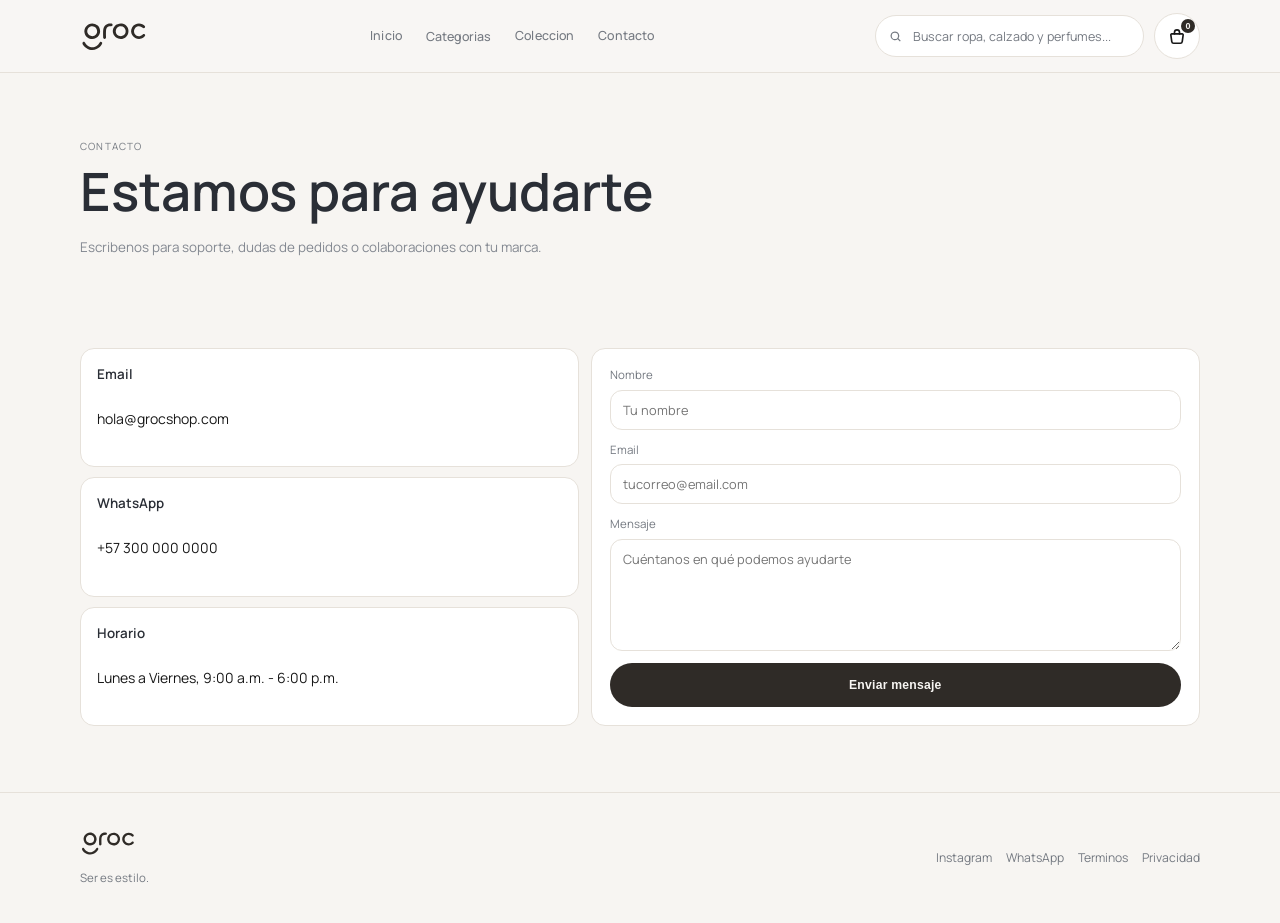
<file: contacto.html>
<!doctype html>
<html lang="es">
<head>
  <meta charset="UTF-8">
  <meta name="viewport" content="width=device-width, initial-scale=1.0">
  <title>Groc | Contacto</title>
  <link rel="preconnect" href="https://fonts.googleapis.com">
  <link rel="preconnect" href="https://fonts.gstatic.com" crossorigin>
  <link href="https://fonts.googleapis.com/css2?family=Manrope:wght@400;500;600;700&display=swap" rel="stylesheet">
  <link rel="stylesheet" href="styles.css">
</head>
<body>
  <header class="site-header">
    <div class="container nav-wrap">
      <button class="menu-trigger" type="button" aria-label="Abrir menu" aria-expanded="false" aria-controls="mobileMenu">
        <span></span>
        <span></span>
        <span></span>
      </button>
      <a class="brand" href="index.html" aria-label="Groc">
        <img src="assets/groc.svg" alt="Groc">
      </a>
      <nav class="nav" aria-label="Principal">
        <a href="index.html">Inicio</a>
        <button class="nav-categories-btn" type="button" data-open-categories>Categorias</button>
        <a href="coleccion.html">Coleccion</a>
        <a href="contacto.html">Contacto</a>
      </nav>
      <div class="header-tools">
        <form class="search-box" role="search" aria-label="Buscar productos">
          <svg class="search-icon" viewBox="0 0 24 24" aria-hidden="true">
            <path d="M11 4a7 7 0 1 0 4.41 12.44l3.58 3.58 1.41-1.41-3.58-3.58A7 7 0 0 0 11 4zm0 2a5 5 0 1 1 0 10 5 5 0 0 1 0-10z"></path>
          </svg>
          <input type="search" placeholder="Buscar ropa, calzado y perfumes..." aria-label="Buscar">
        </form>
        <button class="icon-btn cart-trigger" type="button" aria-label="Abrir bolsa">
          <span class="bag-wrap">
            <i class="hgi hgi-stroke hgi-shopping-bag-01" aria-hidden="true"></i>
            <span class="cart-count" id="cartCount">0</span>
          </span>
        </button>
      </div>
    </div>
    <nav class="mobile-menu" id="mobileMenu" aria-label="Menu movil">
      <a href="index.html">Inicio</a>
      <button type="button" data-open-categories>Categorias</button>
      <a href="coleccion.html">Coleccion</a>
      <a href="contacto.html">Contacto</a>
    </nav>
    <div class="categories-list-modal" id="categoriesListModal" aria-hidden="true">
      <div class="categories-list-overlay" data-close-categories></div>
      <div class="categories-list-panel" role="dialog" aria-modal="true" aria-label="Lista de categorias">
        <a href="categoria-ropa.html">Ropa</a>
        <a href="categoria-calzado.html">Calzado</a>
        <a href="categoria-accesorios.html">Accesorios</a>
        <a href="categoria-perfumes.html">Perfumes</a>
      </div>
    </div>
  </header>

  <main>
    <section class="section page-hero">
      <div class="container">
        <p class="eyebrow">Contacto</p>
        <h1>Estamos para ayudarte</h1>
        <p class="lead">Escribenos para soporte, dudas de pedidos o colaboraciones con tu marca.</p>
      </div>
    </section>

    <section class="section contact-page">
      <div class="container contact-page-grid">
        <div class="contact-cards">
          <article class="contact-card">
            <h3>Email</h3>
            <p>hola@grocshop.com</p>
          </article>
          <article class="contact-card">
            <h3>WhatsApp</h3>
            <p>+57 300 000 0000</p>
          </article>
          <article class="contact-card">
            <h3>Horario</h3>
            <p>Lunes a Viernes, 9:00 a.m. - 6:00 p.m.</p>
          </article>
        </div>
        <form class="contact-form">
          <label>
            Nombre
            <input type="text" placeholder="Tu nombre">
          </label>
          <label>
            Email
            <input type="email" placeholder="tucorreo@email.com">
          </label>
          <label>
            Mensaje
            <textarea rows="5" placeholder="Cuéntanos en qué podemos ayudarte"></textarea>
          </label>
          <button class="btn btn-primary" type="button">Enviar mensaje</button>
        </form>
      </div>
    </section>
  </main>

  <footer class="site-footer">
    <div class="container footer-wrap">
      <div>
        <a class="brand" href="index.html" aria-label="Groc">
          <img src="assets/groc.svg" alt="Groc">
        </a>
        <p>Ser es estilo.</p>
      </div>
      <div class="footer-links">
        <a href="#">Instagram</a>
        <a href="#">WhatsApp</a>
        <a href="#">Terminos</a>
        <a href="#">Privacidad</a>
      </div>
    </div>
  </footer>

  <div class="cart-panel" id="cartPanel" aria-hidden="true">
    <div class="cart-overlay" data-close-cart></div>
    <aside class="cart-drawer" role="dialog" aria-modal="true" aria-label="Bolsa de compra">
      <div class="cart-header">
        <h3>Tu bolsa</h3>
        <button class="close-cart" type="button" data-close-cart aria-label="Cerrar bolsa">×</button>
      </div>
      <div class="cart-content">
        <p class="cart-empty" id="cartEmpty">Tu bolsa esta vacia.</p>
        <div class="cart-items" id="cartItems"></div>
      </div>
      <div class="cart-footer">
        <div class="cart-summary">
          <span>Subtotal</span>
          <strong id="cartSubtotal">$0.00</strong>
        </div>
        <button class="btn btn-primary full" type="button">Finalizar compra</button>
        <button class="btn btn-ghost full" type="button" data-close-cart>Seguir comprando</button>
      </div>
    </aside>
  </div>

  <script src="script.js"></script>
</body>
</html>
</file>
<file: styles.css>
:root {
  --bg: #f7f5f2;
  --surface: #ffffff;
  --text: #171717;
  --heading: #2a2e36;
  --muted: #747981;
  --subtitle: #838891;
  --border: #e6e1da;
  --accent: #2f2b27;
  --accent-contrast: #f7f5f2;
  --radius: 14px;
}

* {
  box-sizing: border-box;
}

html,
body {
  margin: 0;
  padding: 0;
}

body {
  font-family: "Manrope", system-ui, -apple-system, BlinkMacSystemFont, "Segoe UI", sans-serif;
  background: var(--bg);
  color: var(--text);
  font-size: 0.875rem;
  line-height: 1.45;
}

a {
  color: inherit;
  text-decoration: none;
}

.container {
  width: min(1120px, 92%);
  margin: 0 auto;
}

.site-header {
  position: sticky;
  top: 0;
  z-index: 30;
  backdrop-filter: blur(8px);
  background: color-mix(in oklab, var(--bg) 86%, white 14%);
  border-bottom: 1px solid var(--border);
}

.nav-wrap {
  display: flex;
  align-items: center;
  justify-content: space-between;
  min-height: 72px;
  gap: 14px;
}

.menu-trigger {
  display: none;
  width: 42px;
  height: 42px;
  border: 1px solid var(--border);
  border-radius: 999px;
  background: var(--surface);
  padding: 0;
  align-items: center;
  justify-content: center;
  flex-direction: column;
  gap: 4px;
  cursor: pointer;
}

.menu-trigger span {
  width: 14px;
  height: 1.5px;
  background: var(--text);
  border-radius: 999px;
}

.brand {
  display: inline-flex;
  align-items: center;
}

.brand img {
  display: block;
  height: 30px;
  width: auto;
}

.site-header .brand img {
  height: 34px;
}

.site-footer .brand img {
  height: 28px;
}

.nav {
  display: flex;
  align-items: center;
  gap: 24px;
}

.nav a {
  color: var(--muted);
  font-weight: 500;
  font-size: 0.78rem;
  letter-spacing: 0.01em;
  transition: color 0.2s ease;
}

.nav-categories-btn {
  border: 0;
  background: transparent;
  color: var(--muted);
  font-weight: 500;
  font-size: 0.78rem;
  letter-spacing: 0.01em;
  font-family: inherit;
  padding: 0;
  cursor: pointer;
  transition: color 0.2s ease;
}

.nav a:hover {
  color: var(--text);
}

.nav-categories-btn:hover {
  color: var(--text);
}

.header-tools {
  display: flex;
  align-items: center;
  gap: 10px;
}

.mobile-menu {
  display: none;
}

.categories-list-modal {
  position: fixed;
  inset: 0;
  z-index: 55;
  opacity: 0;
  pointer-events: none;
  transition: none;
}

.categories-list-modal.is-open {
  opacity: 1;
  pointer-events: auto;
}

.categories-list-overlay {
  position: absolute;
  inset: 0;
  background: transparent;
}

.categories-list-panel {
  position: absolute;
  top: 82px;
  left: 50%;
  transform: translateX(-50%);
  width: min(360px, 92vw);
  border: 1px solid var(--border);
  border-radius: 14px;
  background: var(--surface);
  padding: 8px 0;
  display: grid;
  gap: 0;
}

.categories-list-panel a {
  min-height: 48px;
  display: flex;
  align-items: center;
  padding: 0 16px;
  font-size: 0.84rem;
  color: var(--text);
}

.categories-list-panel a:hover {
  background: #f7f3ed;
}

.search-box {
  display: inline-flex;
  align-items: center;
  gap: 8px;
  min-height: 42px;
  border: 1px solid var(--border);
  border-radius: 999px;
  background: var(--surface);
  padding: 0 12px;
}

.search-icon {
  width: 15px;
  height: 15px;
  fill: var(--muted);
}

.search-box input {
  width: 220px;
  border: 0;
  outline: none;
  background: transparent;
  color: var(--text);
  font-family: inherit;
  font-size: 0.78rem;
}

.search-box input::placeholder {
  color: var(--muted);
}

.icon-btn {
  border: 1px solid var(--border);
  border-radius: 999px;
  background: var(--surface);
  color: var(--text);
  min-height: 46px;
  min-width: 46px;
  padding: 0;
  display: inline-flex;
  align-items: center;
  justify-content: center;
  font-size: 0.9rem;
  cursor: pointer;
}

.bag-wrap {
  position: relative;
  width: 24px;
  height: 24px;
  display: inline-grid;
  place-items: center;
}

.hgi.hgi-stroke.hgi-shopping-bag-01 {
  display: block;
  width: 22px;
  height: 22px;
  color: currentColor;
  background: currentColor;
  -webkit-mask: url("data:image/svg+xml,%3Csvg xmlns='http://www.w3.org/2000/svg' viewBox='0 0 24 24' fill='none' stroke='black' stroke-width='1.8' stroke-linecap='round' stroke-linejoin='round'%3E%3Cpath d='M6.25 9.75h11.5a1 1 0 0 1 .99 1.14l-1.04 7.3a2 2 0 0 1-1.98 1.71H8.28a2 2 0 0 1-1.98-1.7l-1.04-7.31a1 1 0 0 1 .99-1.14Z'/%3E%3Cpath d='M9.25 9.75V8a2.75 2.75 0 1 1 5.5 0v1.75'/%3E%3C/svg%3E") center / contain no-repeat;
  mask: url("data:image/svg+xml,%3Csvg xmlns='http://www.w3.org/2000/svg' viewBox='0 0 24 24' fill='none' stroke='black' stroke-width='1.8' stroke-linecap='round' stroke-linejoin='round'%3E%3Cpath d='M6.25 9.75h11.5a1 1 0 0 1 .99 1.14l-1.04 7.3a2 2 0 0 1-1.98 1.71H8.28a2 2 0 0 1-1.98-1.7l-1.04-7.31a1 1 0 0 1 .99-1.14Z'/%3E%3Cpath d='M9.25 9.75V8a2.75 2.75 0 1 1 5.5 0v1.75'/%3E%3C/svg%3E") center / contain no-repeat;
}

.cart-count {
  position: absolute;
  top: -5px;
  right: -6px;
  display: grid;
  place-items: center;
  min-width: 14px;
  height: 14px;
  border-radius: 999px;
  background: var(--accent);
  color: var(--accent-contrast);
  font-size: 0.56rem;
  font-weight: 700;
  line-height: 1;
}

.hero {
  padding: 64px 0;
}

.hero-carousel {
  padding-top: 44px;
}

.carousel {
  position: relative;
  overflow: hidden;
  touch-action: pan-y;
}

.carousel-track {
  display: flex;
  transition: transform 0.5s ease;
}

.carousel-slide {
  min-width: 100%;
  min-height: 480px;
  position: relative;
  display: flex;
  align-items: end;
  padding: 34px;
}

.carousel-slide::before {
  content: none;
}

.slide-copy {
  position: relative;
  z-index: 1;
  max-width: 560px;
  display: flex;
  flex-direction: column;
  justify-content: flex-end;
}

.bg-one {
  background-image: none;
}

.bg-two {
  background-image: none;
}

.bg-three {
  background-image: none;
}

.carousel h1 {
  color: var(--text);
}

.carousel .eyebrow,
.carousel .lead {
  color: var(--subtitle);
}

.carousel .lead {
  opacity: 1;
}

.carousel-controls {
  position: absolute;
  left: 0;
  right: 0;
  bottom: 14px;
  display: flex;
  align-items: center;
  justify-content: center;
  gap: 12px;
  padding: 0 16px;
  pointer-events: none;
}

.carousel-btn {
  width: 32px;
  height: 32px;
  border-radius: 999px;
  border: 1px solid #d5cfc6;
  background: #f7f5f2;
  color: var(--text);
  cursor: pointer;
  font-size: 1.1rem;
  line-height: 1;
  pointer-events: auto;
}

.carousel-dots {
  display: flex;
  align-items: center;
  gap: 8px;
}

.dot {
  width: 7px;
  height: 7px;
  border-radius: 999px;
  border: 0;
  background: #b7afa5;
  padding: 0;
  cursor: pointer;
  pointer-events: auto;
}

.dot.is-active {
  width: 20px;
  background: var(--accent);
}

.eyebrow {
  text-transform: uppercase;
  letter-spacing: 0.12em;
  font-size: 0.62rem;
  color: var(--muted);
  margin: 0 0 10px;
}

h1,
h2,
h3,
p {
  margin: 0;
}

h1 {
  font-size: clamp(2.15rem, 4.4vw, 3.3rem);
  line-height: 1.08;
  font-weight: 600;
  color: var(--heading);
}

h2 {
  font-size: clamp(1.45rem, 2.6vw, 2.05rem);
  line-height: 1.12;
  font-weight: 600;
  color: var(--heading);
}

h3 {
  font-size: 0.84rem;
  font-weight: 600;
  color: var(--heading);
}

.lead {
  color: var(--subtitle);
  font-size: 0.84rem;
  margin-top: 18px;
  max-width: 56ch;
}

.hero-actions {
  margin-top: 28px;
  display: flex;
  justify-content: flex-start;
  gap: 12px;
}

.btn {
  border: 1px solid transparent;
  border-radius: 999px;
  min-height: 44px;
  padding: 0 20px;
  display: inline-flex;
  align-items: center;
  justify-content: center;
  font-weight: 600;
  font-size: 0.76rem;
  letter-spacing: 0.02em;
  transition: transform 0.2s ease, background-color 0.2s ease, color 0.2s ease;
}

.btn:hover {
  transform: translateY(-1px);
}

.btn-primary {
  background: var(--accent);
  color: var(--accent-contrast);
}

.btn-primary:hover {
  background: #1f1d1b;
}

.btn-ghost {
  border-color: var(--border);
  color: var(--text);
}

.btn-ghost:hover {
  background: var(--surface);
}

.section {
  padding: 66px 0;
}

.section-head {
  margin-bottom: 24px;
}

.section-head-inline {
  display: flex;
  align-items: end;
  justify-content: space-between;
  gap: 16px;
}

.category-grid {
  display: grid;
  grid-template-columns: repeat(4, minmax(0, 1fr));
  gap: 14px;
}

.category-item {
  border: 1px solid var(--border);
  border-radius: var(--radius);
  padding: 22px;
  background: var(--surface);
}

.category-item p {
  margin-top: 8px;
  color: var(--subtitle);
}

.filter-group {
  display: flex;
  gap: 8px;
  flex-wrap: wrap;
}

.chip {
  border: 1px solid var(--border);
  border-radius: 999px;
  background: var(--surface);
  color: var(--muted);
  min-height: 38px;
  padding: 0 14px;
  cursor: pointer;
  font-weight: 500;
  font-size: 0.74rem;
}

.chip.is-active {
  color: var(--accent-contrast);
  background: var(--accent);
  border-color: var(--accent);
}

.product-grid {
  margin-top: 24px;
  display: grid;
  grid-template-columns: repeat(3, minmax(0, 1fr));
  gap: 14px;
}

.product-card {
  border: 1px solid var(--border);
  border-radius: var(--radius);
  background: var(--surface);
  padding: 12px;
  display: grid;
  gap: 8px;
}

.product-media {
  position: relative;
}

.product-tag {
  position: absolute;
  left: 8px;
  top: 8px;
  z-index: 2;
  min-height: 22px;
  padding: 0 9px;
  border-radius: 999px;
  border: 1px solid var(--border);
  background: color-mix(in oklab, var(--surface) 92%, transparent 8%);
  display: inline-flex;
  align-items: center;
  font-size: 0.62rem;
  font-weight: 600;
}

.product-image {
  width: 100%;
  aspect-ratio: 4 / 5;
  border-radius: 10px;
  background: linear-gradient(145deg, #d6d0c8 0%, #f7f5f2 100%);
}

.product-image.alt {
  background: linear-gradient(145deg, #cbc7bf 0%, #eee9e1 100%);
}

.product-image.dark {
  background: linear-gradient(145deg, #b9b3ab 0%, #e6e0d7 100%);
}

.product-image.soft {
  background: linear-gradient(145deg, #dfd9d2 0%, #f3eee7 100%);
}

.product-image.perfume {
  background: linear-gradient(145deg, #d6d1cb 0%, #ede7df 100%);
}

.product-image.perfume-intense {
  background: linear-gradient(145deg, #c3bfb8 0%, #ddd8d1 100%);
}

.modal-image.alt,
.detail-main-image.alt {
  background: linear-gradient(145deg, #cbc7bf 0%, #eee9e1 100%);
}

.modal-image.dark,
.detail-main-image.dark {
  background: linear-gradient(145deg, #b9b3ab 0%, #e6e0d7 100%);
}

.modal-image.soft,
.detail-main-image.soft {
  background: linear-gradient(145deg, #dfd9d2 0%, #f3eee7 100%);
}

.modal-image.perfume,
.detail-main-image.perfume {
  background: linear-gradient(145deg, #d6d1cb 0%, #ede7df 100%);
}

.modal-image.perfume-intense,
.detail-main-image.perfume-intense {
  background: linear-gradient(145deg, #c3bfb8 0%, #ddd8d1 100%);
}

.quick-btn {
  position: absolute;
  right: 8px;
  bottom: 8px;
  border: 1px solid var(--border);
  border-radius: 999px;
  min-height: 24px;
  padding: 0 10px;
  background: color-mix(in oklab, var(--surface) 92%, transparent 8%);
  font-family: inherit;
  font-size: 0.62rem;
  color: var(--text);
  cursor: pointer;
}

.product-brand {
  font-size: 0.66rem;
  color: var(--muted);
}

.product-info {
  display: flex;
  flex-direction: column;
  align-items: flex-start;
  gap: 2px;
}

.product-title {
  border: 0;
  background: transparent;
  padding: 0;
  font-size: 0.8rem;
  color: var(--text);
  font-family: inherit;
  text-align: left;
  cursor: pointer;
}

.product-price {
  font-size: 0.78rem;
  font-weight: 600;
}

.add-to-cart {
  margin-top: 6px;
  width: 100%;
}

.showcase-grid {
  display: grid;
  grid-template-columns: 1fr 1fr 1fr;
  grid-template-rows: repeat(2, minmax(210px, 1fr));
  gap: 10px;
}

.showcase-card {
  position: relative;
  border-radius: 14px;
  overflow: hidden;
  border: 1px solid var(--border);
  min-height: 210px;
  padding: 14px;
  display: flex;
  align-items: end;
  justify-content: space-between;
  color: #f7f5f2;
}

.showcase-card::before {
  content: "";
  position: absolute;
  inset: 0;
  background: linear-gradient(180deg, rgba(18, 16, 14, 0.08) 0%, rgba(18, 16, 14, 0.48) 100%);
}

.page-hero {
  padding-bottom: 24px;
}

.page-hero .lead {
  max-width: 64ch;
}

.category-page-grid {
  display: grid;
  grid-template-columns: repeat(3, minmax(0, 1fr));
  gap: 12px;
}

.category-page-card {
  border: 1px solid var(--border);
  border-radius: var(--radius);
  background: var(--surface);
  padding: 18px;
  display: grid;
  gap: 8px;
}

.category-page-card a {
  font-size: 0.74rem;
  color: var(--text);
  text-decoration: underline;
  text-underline-offset: 4px;
}

.collection-page-grid {
  display: grid;
  grid-template-columns: 1.2fr 0.8fr;
  gap: 12px;
}

.collection-page-card {
  border: 1px solid var(--border);
  border-radius: var(--radius);
  background: var(--surface);
  padding: 20px;
  display: grid;
  align-content: start;
  gap: 8px;
}

.collection-page-card.wide {
  grid-row: span 2;
  background: linear-gradient(145deg, #ece7df 0%, #f6f3ee 100%);
}

.collection-page-card a {
  font-size: 0.74rem;
  color: var(--text);
  text-decoration: underline;
  text-underline-offset: 4px;
}

.contact-page-grid {
  display: grid;
  grid-template-columns: 0.9fr 1.1fr;
  gap: 12px;
}

.contact-cards {
  display: grid;
  gap: 10px;
}

.contact-card {
  border: 1px solid var(--border);
  border-radius: var(--radius);
  background: var(--surface);
  padding: 16px;
  display: grid;
  gap: 4px;
}

.contact-form {
  border: 1px solid var(--border);
  border-radius: var(--radius);
  background: var(--surface);
  padding: 18px;
  display: grid;
  gap: 12px;
}

.contact-form label {
  display: grid;
  gap: 6px;
  font-size: 0.72rem;
  color: var(--muted);
}

.contact-form input,
.contact-form textarea {
  width: 100%;
  border: 1px solid var(--border);
  border-radius: 12px;
  background: transparent;
  color: var(--text);
  font-family: inherit;
  font-size: 0.8rem;
  padding: 10px 12px;
}

.showcase-title,
.showcase-arrow {
  position: relative;
  z-index: 1;
}

.showcase-title {
  font-size: 0.74rem;
  font-weight: 600;
}

.showcase-arrow {
  width: 30px;
  height: 30px;
  border-radius: 999px;
  background: rgba(247, 245, 242, 0.95);
  color: var(--text);
  display: inline-grid;
  place-items: center;
  font-size: 0.96rem;
}

.card-accessories {
  grid-row: 1 / span 2;
  background: linear-gradient(145deg, #a5b4bd 0%, #1f2f3e 100%);
}

.card-headphones {
  background: linear-gradient(145deg, #7d838b 0%, #232527 100%);
}

.card-turntables {
  background: linear-gradient(145deg, #6b7783 0%, #1b2430 100%);
}

.card-speakers {
  background: linear-gradient(145deg, #77818d 0%, #283036 100%);
}

.card-earphones {
  background: linear-gradient(145deg, #8a9dad 0%, #394754 100%);
}

.offer-zone {
  padding-top: 18px;
}

.offer-hero {
  position: relative;
  border: 1px solid var(--border);
  border-radius: 14px;
  overflow: hidden;
  min-height: 420px;
  background: color-mix(in oklab, var(--surface) 86%, var(--bg) 14%);
}

.offer-main-visual {
  position: absolute;
  inset: 0;
  background:
    radial-gradient(circle at 52% 36%, #ffffff 0%, #f1ece4 54%, #ded8cf 100%);
}

.offer-main-visual::after {
  content: "";
  position: absolute;
  left: 50%;
  top: 52%;
  width: min(520px, 68vw);
  aspect-ratio: 1 / 1;
  transform: translate(-50%, -50%);
  border-radius: 999px;
  background: radial-gradient(circle, rgba(44, 40, 36, 0.1) 0%, rgba(44, 40, 36, 0) 66%);
  filter: blur(3px);
}

.offer-product-card {
  position: absolute;
  left: 16px;
  bottom: 16px;
  z-index: 2;
  width: min(340px, calc(100% - 32px));
  border: 1px solid var(--border);
  border-radius: 14px;
  background: color-mix(in oklab, var(--surface) 95%, transparent 5%);
  box-shadow: 0 8px 20px rgba(20, 17, 14, 0.08);
  padding: 12px;
  display: grid;
  grid-template-columns: 70px 1fr;
  gap: 10px;
}

.offer-thumb {
  width: 70px;
  aspect-ratio: 1/1;
  border-radius: 10px;
  background: linear-gradient(145deg, #d6d0c8 0%, #f5f1ea 100%);
}

.offer-copy {
  display: grid;
  align-content: center;
  gap: 2px;
}

.offer-label {
  font-size: 0.62rem;
  text-transform: uppercase;
  color: var(--muted);
}

.offer-copy h3 {
  font-size: 0.86rem;
}

.offer-copy a {
  margin-top: 4px;
  font-size: 0.72rem;
  font-weight: 600;
  text-decoration: underline;
  text-underline-offset: 4px;
}

.offer-flash {
  margin-top: 10px;
  color: var(--text);
}

.offer-flash-wrap {
  min-height: 112px;
  border-radius: 14px;
  border: 1px solid var(--border);
  background: #ffffff;
  padding: 0 18px;
  display: flex;
  align-items: center;
  justify-content: space-between;
  gap: 16px;
}

.offer-text h2 {
  font-size: 2rem;
  line-height: 1;
}

.offer-text p {
  margin-top: 8px;
  color: var(--muted);
}

.offer-timer {
  display: grid;
  grid-template-columns: repeat(4, minmax(64px, auto));
  gap: 0;
}

.time-box {
  min-width: 92px;
  text-align: center;
  padding: 0 10px;
  border-left: 1px solid rgba(47, 43, 39, 0.14);
}

.time-box:first-child {
  border-left: 0;
}

.time-box strong {
  display: block;
  font-size: 2rem;
  line-height: 1;
}

.time-box span {
  font-size: 0.68rem;
  color: var(--muted);
  text-transform: uppercase;
}

.site-footer {
  border-top: 1px solid var(--border);
  padding: 36px 0;
}

.footer-wrap {
  display: flex;
  align-items: center;
  justify-content: space-between;
  gap: 24px;
}

.footer-wrap p {
  margin-top: 8px;
  color: var(--muted);
  font-size: 0.72rem;
}

.footer-links {
  display: flex;
  align-items: center;
  gap: 14px;
  color: var(--muted);
  font-size: 0.76rem;
}

.cart-panel {
  position: fixed;
  inset: 0;
  z-index: 70;
  opacity: 0;
  pointer-events: none;
  transition: opacity 0.25s ease;
}

.cart-panel.is-open {
  opacity: 1;
  pointer-events: auto;
}

.cart-overlay {
  position: absolute;
  inset: 0;
  background: rgba(16, 14, 12, 0.4);
}

.cart-drawer {
  position: absolute;
  top: 0;
  right: 0;
  width: min(420px, 100%);
  height: 100%;
  background: var(--surface);
  border-left: 1px solid var(--border);
  display: grid;
  grid-template-rows: auto 1fr auto;
  transform: translateX(100%);
  transition: transform 0.28s ease;
}

.cart-panel.is-open .cart-drawer {
  transform: translateX(0);
}

.cart-header {
  display: flex;
  align-items: center;
  justify-content: space-between;
  padding: 16px 18px;
  border-bottom: 1px solid var(--border);
}

.cart-content {
  padding: 12px 18px;
  overflow: auto;
}

.cart-empty {
  color: var(--muted);
  margin-top: 12px;
}

.cart-items {
  display: grid;
  gap: 10px;
}

.cart-item {
  border: 1px solid var(--border);
  border-radius: 12px;
  padding: 10px;
  display: grid;
  grid-template-columns: 70px 1fr auto;
  gap: 10px;
  align-items: center;
}

.cart-item-media {
  width: 70px;
  aspect-ratio: 1/1;
  border-radius: 8px;
  background: linear-gradient(145deg, #d6d0c8 0%, #f7f5f2 100%);
}

.cart-item-media.alt {
  background: linear-gradient(145deg, #cbc7bf 0%, #eee9e1 100%);
}

.cart-item-media.dark {
  background: linear-gradient(145deg, #b9b3ab 0%, #e6e0d7 100%);
}

.cart-item-media.soft {
  background: linear-gradient(145deg, #dfd9d2 0%, #f3eee7 100%);
}

.cart-item-media.perfume {
  background: linear-gradient(145deg, #d6d1cb 0%, #ede7df 100%);
}

.cart-item-media.perfume-intense {
  background: linear-gradient(145deg, #c3bfb8 0%, #ddd8d1 100%);
}

.cart-item-info {
  display: grid;
  gap: 2px;
}

.cart-item-name {
  font-size: 0.78rem;
  font-weight: 600;
}

.cart-item-meta {
  color: var(--muted);
  font-size: 0.66rem;
}

.cart-item-remove {
  margin-top: 4px;
  border: 0;
  background: transparent;
  color: #a07d7d;
  font-family: inherit;
  font-size: 0.66rem;
  padding: 0;
  width: fit-content;
  cursor: pointer;
}

.cart-item-remove:hover {
  color: #8f6666;
}

.cart-item-price {
  font-size: 0.74rem;
  font-weight: 700;
}

.cart-footer {
  border-top: 1px solid var(--border);
  padding: 14px 18px;
  display: grid;
  gap: 10px;
}

.cart-summary {
  display: flex;
  align-items: center;
  justify-content: space-between;
  font-size: 0.78rem;
}

.full {
  width: 100%;
}

.product-modal {
  position: fixed;
  inset: 0;
  z-index: 60;
  display: grid;
  place-items: center;
  opacity: 0;
  pointer-events: none;
  transition: opacity 0.22s ease;
}

.product-modal.is-open {
  opacity: 1;
  pointer-events: auto;
}

.modal-overlay {
  position: absolute;
  inset: 0;
  background: rgba(16, 14, 12, 0.42);
}

.modal-body {
  position: relative;
  z-index: 1;
  width: min(920px, calc(100% - 28px));
  background: var(--surface);
  border: 1px solid var(--border);
  border-radius: 16px;
  padding: 18px;
  max-height: calc(100vh - 28px);
  overflow: auto;
}

.preview-body {
  display: grid;
  grid-template-columns: 0.95fr 1.05fr;
  gap: 18px;
}

.detail-body {
  display: grid;
  grid-template-columns: 1.05fr 0.95fr;
  gap: 22px;
}

.modal-close {
  position: absolute;
  top: 10px;
  right: 10px;
  border: 0;
  background: transparent;
  color: var(--text);
  font-size: 1.6rem;
  line-height: 1;
  padding: 0;
  cursor: pointer;
}

.close-cart {
  border: 0;
  background: transparent;
  color: var(--text);
  font-size: 1.9rem;
  line-height: 1;
  padding: 0;
  cursor: pointer;
}

.modal-media {
  border: 1px solid var(--border);
  border-radius: 12px;
  padding: 10px;
}

.modal-image,
.detail-main-image {
  width: 100%;
  aspect-ratio: 4 / 5;
  border-radius: 10px;
  background: linear-gradient(145deg, #d6d0c8 0%, #f7f5f2 100%);
}

.modal-content,
.detail-info {
  display: grid;
  align-content: start;
  gap: 8px;
}

.modal-brand {
  font-size: 0.64rem;
  color: var(--muted);
}

.modal-title {
  font-size: 1rem;
  line-height: 1.2;
}

.modal-price {
  font-size: 0.9rem;
  font-weight: 700;
}

.modal-description {
  color: var(--muted);
  font-size: 0.74rem;
  line-height: 1.5;
}

.modal-actions {
  margin-top: 10px;
  display: flex;
  gap: 10px;
}

.detail-gallery {
  display: grid;
  gap: 10px;
}

.detail-thumbs {
  display: flex;
  gap: 8px;
}

.thumb {
  width: 52px;
  height: 52px;
  border-radius: 8px;
  border: 1px solid var(--border);
  background: #e4ddd4;
  cursor: pointer;
}

.thumb.is-active {
  border-color: var(--accent);
}

.detail-specs {
  margin: 8px 0 0;
  padding-left: 16px;
  display: grid;
  gap: 5px;
  color: var(--muted);
  font-size: 0.7rem;
}

.detail-cta {
  margin-top: 8px;
}

@media (max-width: 980px) {
  .category-page-grid {
    grid-template-columns: repeat(2, minmax(0, 1fr));
  }

  .collection-page-grid,
  .contact-page-grid {
    grid-template-columns: 1fr;
  }

  .collection-page-card.wide {
    grid-row: auto;
  }

  .showcase-grid {
    grid-template-columns: 1fr 1fr;
    grid-template-rows: repeat(3, 190px);
  }

  .card-accessories {
    grid-row: auto;
    min-height: 190px;
  }

  .carousel-slide {
    min-height: 400px;
    padding: 24px;
  }

  .product-grid {
    grid-template-columns: repeat(2, minmax(0, 1fr));
  }

  .search-box input {
    width: 170px;
  }

  .offer-flash-wrap {
    flex-direction: column;
    align-items: start;
    padding: 16px 18px;
  }
}

@media (max-width: 760px) {
  .category-page-grid {
    grid-template-columns: 1fr;
  }

  .nav-wrap {
    display: grid;
    grid-template-columns: auto 1fr auto;
    align-items: center;
    column-gap: 10px;
    row-gap: 14px;
    padding: 14px 0 12px;
  }

  .nav {
    display: none;
  }

  .header-tools {
    display: contents;
  }

  .menu-trigger {
    display: inline-flex;
    grid-column: 1;
    grid-row: 1;
  }

  .brand {
    grid-column: 2;
    grid-row: 1;
    justify-self: center;
  }

  .cart-trigger {
    grid-column: 3;
    grid-row: 1;
    justify-self: end;
  }

  .search-box {
    grid-column: 1 / -1;
    grid-row: 2;
    width: 100%;
    min-width: 0;
    min-height: 46px;
    padding: 0 14px;
  }

  .mobile-menu {
    display: none;
  }

  .mobile-menu.is-open {
    display: grid;
    margin: 8px 4% 0;
    background: #ffffff;
    border: 1px solid #e6e1da;
    border-radius: 12px;
    box-shadow: none;
    max-height: 280px;
    padding: 8px 0;
    overflow: hidden;
  }

  .mobile-menu a {
    min-height: 52px;
    display: flex;
    align-items: center;
    padding: 0 16px;
    border-bottom: 0;
    font-size: 0.84rem;
    color: #4a4640;
  }

  .mobile-menu button {
    min-height: 52px;
    display: flex;
    align-items: center;
    padding: 0 16px;
    border: 0;
    font-size: 0.84rem;
    color: #4a4640;
    background: transparent;
    font-family: inherit;
    text-align: left;
    cursor: pointer;
  }

  .categories-list-panel {
    top: 160px;
    left: 4%;
    right: 4%;
    width: auto;
    transform: none;
    border: 1px solid #e6e1da;
    border-radius: 12px;
  box-shadow: none;
  }

  .search-box input {
    width: 100%;
    min-width: 0;
  }

  .category-grid,
  .product-grid {
    grid-template-columns: 1fr;
  }

  .showcase-grid {
    grid-template-columns: 1fr;
    grid-template-rows: repeat(5, 170px);
    gap: 12px;
    margin-top: 10px;
  }

  .showcase-card {
    min-height: 0;
    height: 170px;
    padding: 16px;
  }

  .offer-hero {
    min-height: 330px;
  }

  .offer-main-visual::after {
    width: 74vw;
  }

  .offer-text h2,
  .time-box strong {
    font-size: 1.4rem;
  }

  h1 {
    font-size: clamp(1.8rem, 8vw, 2.2rem);
  }

  .offer-timer {
    width: 100%;
    grid-template-columns: repeat(2, 1fr);
    gap: 8px;
  }

  .time-box {
    border-left: 0;
    border: 1px solid rgba(47, 43, 39, 0.14);
    border-radius: 10px;
    padding: 8px 6px;
  }

  .carousel-slide {
    padding: 16px 16px 78px;
  }

  .slide-copy {
    padding-bottom: 8px;
  }

  .hero-actions {
    margin-top: 20px;
    margin-bottom: 18px;
    flex-wrap: wrap;
  }

  .carousel-btn {
    display: none;
  }

  .carousel-controls {
    bottom: 16px;
    justify-content: center;
  }

  .preview-body,
  .detail-body {
    grid-template-columns: 1fr;
  }

  .modal-actions {
    flex-direction: column;
  }

  .section-head-inline {
    flex-direction: column;
    align-items: start;
  }

  .hero {
    padding-top: 42px;
  }
}

@media (max-width: 420px) {
  .cart-item {
    grid-template-columns: 56px 1fr auto;
    gap: 8px;
  }

  .cart-item-media {
    width: 56px;
  }
}

@media (prefers-reduced-motion: reduce) {
  .carousel-track,
  .cart-panel,
  .cart-drawer,
  .product-modal {
    transition: none !important;
  }
}
</file>
